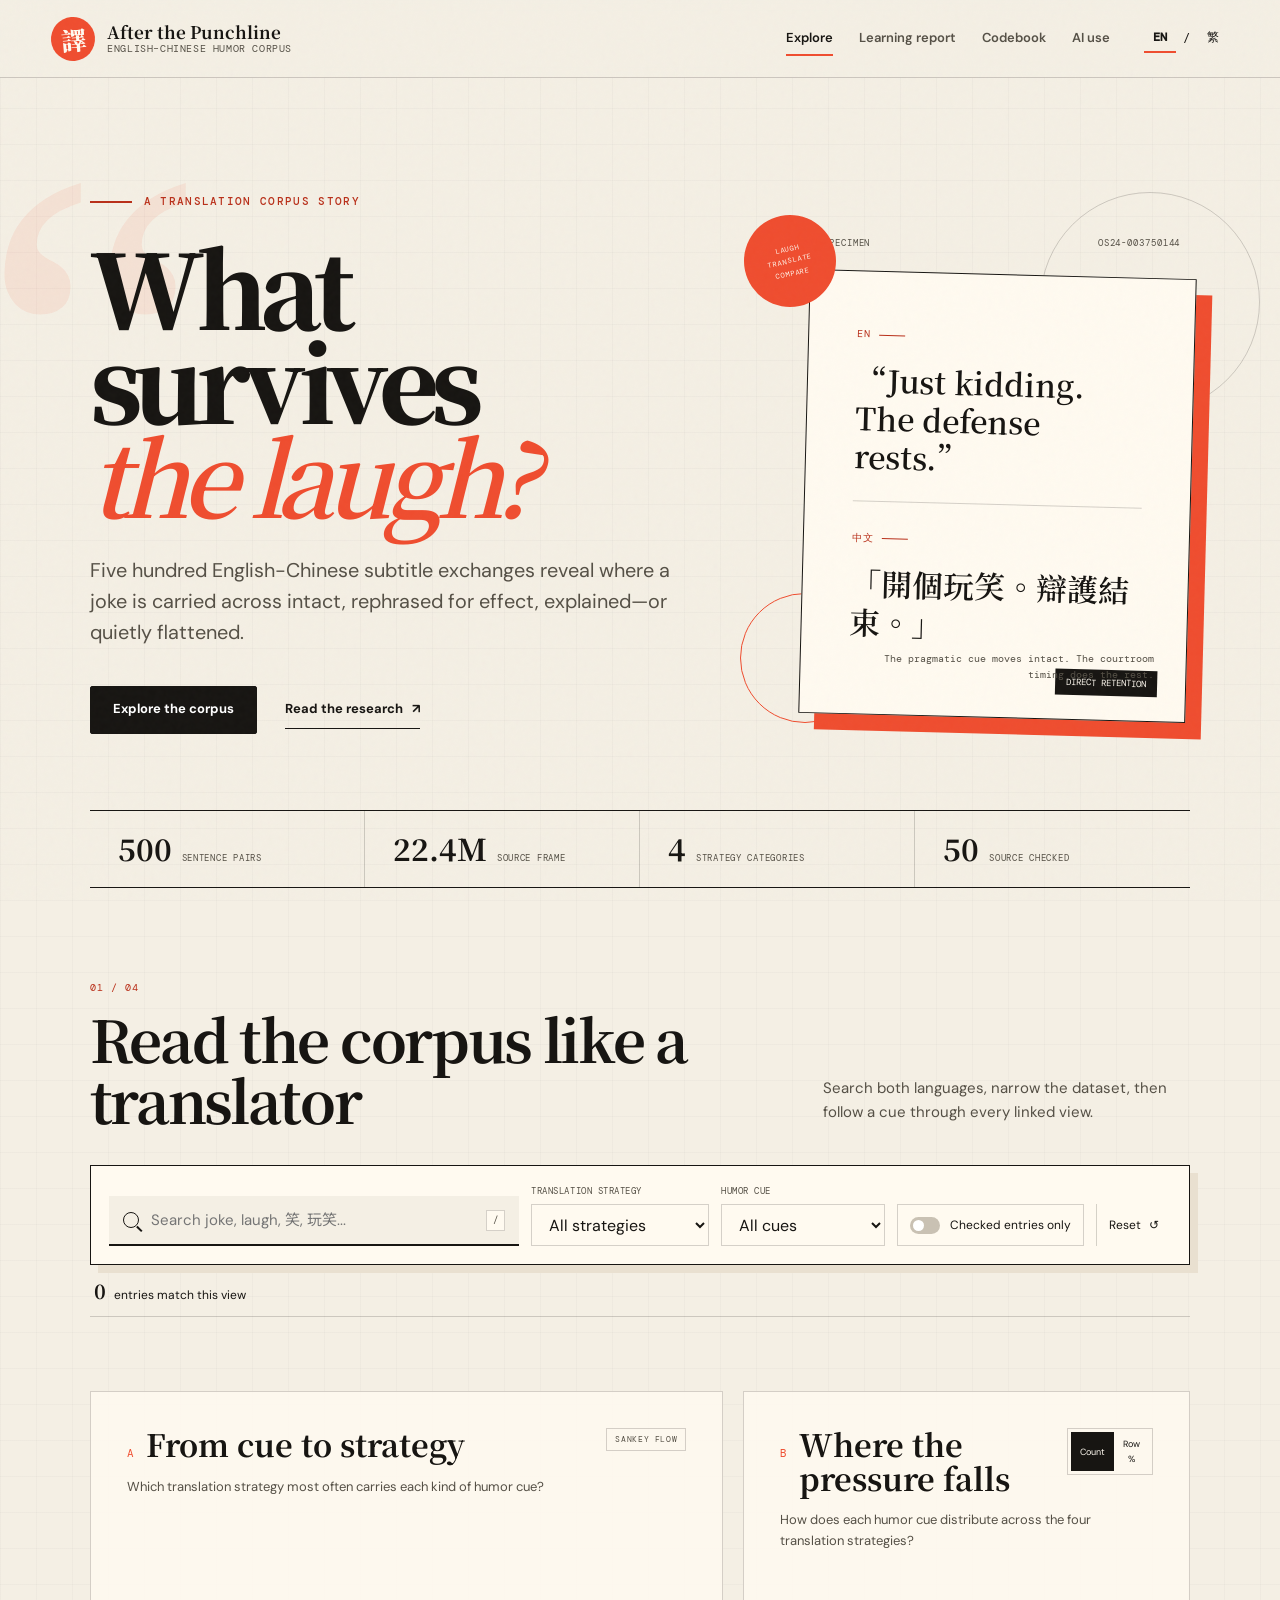
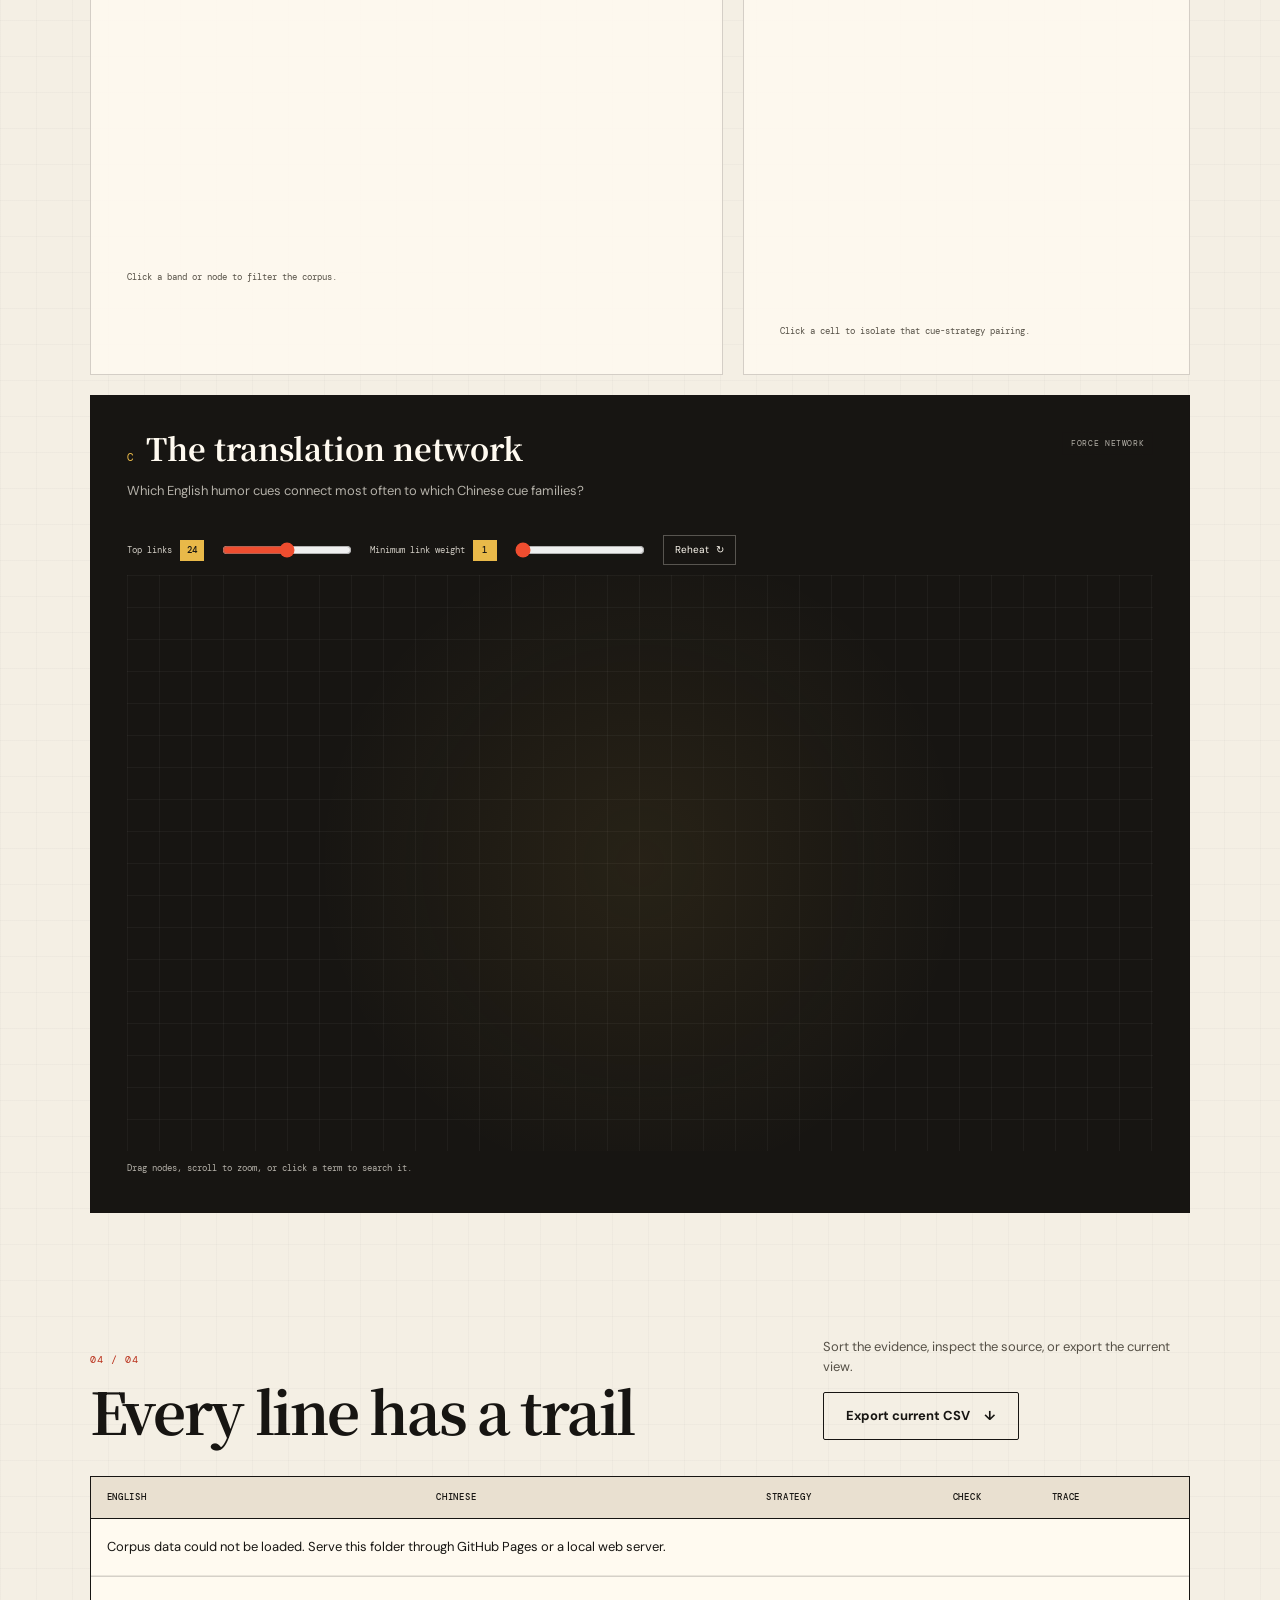
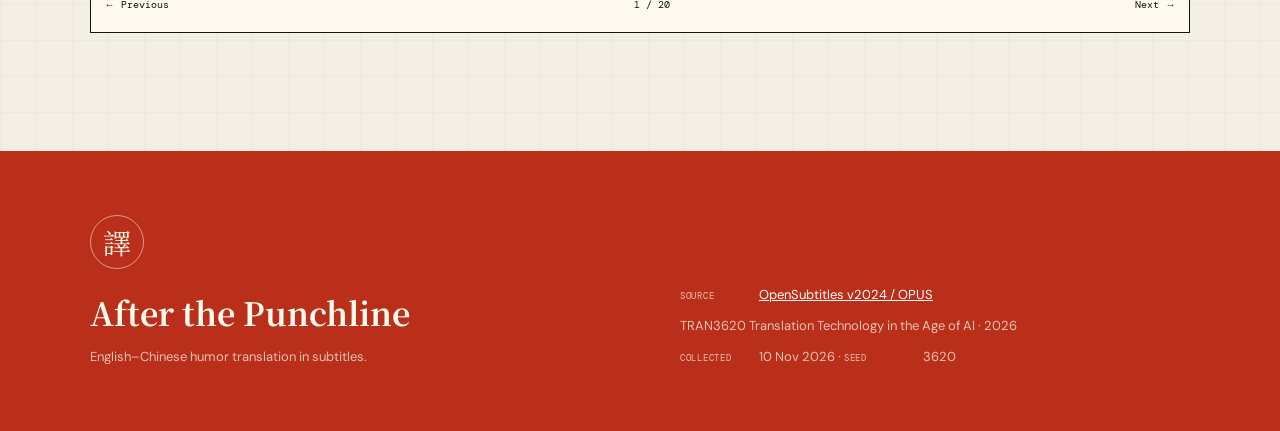
<file: index.html>
<!doctype html>
<html lang="en" data-lang="en">
  <head>
    <meta charset="utf-8">
    <meta name="viewport" content="width=device-width, initial-scale=1">
    <meta
      name="description"
      content="An interactive English-Chinese corpus explorer for humor translation in subtitles."
    >
    <title>After the Punchline | English-Chinese Humor Corpus</title>
    <link rel="preconnect" href="https://fonts.googleapis.com">
    <link rel="preconnect" href="https://fonts.gstatic.com" crossorigin>
    <link
      href="https://fonts.googleapis.com/css2?family=DM+Mono:wght@400;500&family=DM+Sans:wght@400;500;600;700&family=Noto+Sans+TC:wght@400;500;700&family=Noto+Serif+TC:wght@600;700;900&display=swap"
      rel="stylesheet"
    >
    <link rel="stylesheet" href="site/styles/styles.css">
  </head>
  <body data-page="explorer">
    <a class="skip-link" href="#main" data-i18n="skip">Skip to content</a>

    <header class="site-header">
      <a class="brand" href="index.html" aria-label="After the Punchline home">
        <span class="brand-mark" aria-hidden="true">譯</span>
        <span class="brand-copy">
          <strong>After the Punchline</strong>
          <span data-i18n="brandSub">English–Chinese humor corpus</span>
        </span>
      </a>
      <nav class="site-nav" aria-label="Primary navigation">
        <a class="is-current" href="index.html" data-i18n="navExplore">Explore</a>
        <a href="report.html" data-i18n="navReport">Learning report</a>
        <a href="codebook.html" data-i18n="navCodebook">Codebook</a>
        <a href="ai-use.html" data-i18n="navAi">AI use</a>
      </nav>
      <div class="language-switch" role="group" aria-label="Interface language">
        <button type="button" data-set-lang="en" aria-pressed="true">EN</button>
        <span aria-hidden="true">/</span>
        <button type="button" data-set-lang="zh" aria-pressed="false">繁</button>
      </div>
    </header>

    <main id="main">
      <section class="hero">
        <div class="hero-copy">
          <p class="eyebrow">
            <span class="eyebrow-line"></span>
            <span data-i18n="heroEyebrow">A translation corpus story</span>
          </p>
          <h1>
            <span data-i18n="heroTitle1">What survives</span>
            <em data-i18n="heroTitle2">the laugh?</em>
          </h1>
          <p class="hero-lede" data-i18n="heroLede">
            Five hundred English-Chinese subtitle exchanges reveal where a joke
            is carried across intact, rephrased for effect, explained—or quietly
            flattened.
          </p>
          <div class="hero-actions">
            <a class="button button-dark" href="#explorer" data-i18n="heroExplore">
              Explore the corpus
            </a>
            <a class="text-link" href="report.html">
              <span data-i18n="heroRead">Read the research</span>
              <span aria-hidden="true">↗</span>
            </a>
          </div>
        </div>

        <aside class="hero-stage" aria-label="Corpus snapshot">
          <div class="stage-label">
            <span data-i18n="stageLabel">Corpus specimen</span>
            <span>OS24-003750144</span>
          </div>
          <div class="joke-card">
            <span class="joke-side">EN</span>
            <blockquote>“Just kidding. The defense rests.”</blockquote>
            <div class="joke-rule"></div>
            <span class="joke-side">中文</span>
            <blockquote lang="zh-Hant">「開個玩笑。辯護結束。」</blockquote>
            <span class="joke-category" data-i18n="stageCategory">Direct retention</span>
          </div>
          <p class="stage-note" data-i18n="stageNote">
            The pragmatic cue moves intact. The courtroom timing does the rest.
          </p>
          <div class="orbit orbit-one" aria-hidden="true"></div>
          <div class="orbit orbit-two" aria-hidden="true"></div>
          <span class="hero-stamp" aria-hidden="true">
            <span>LAUGH</span>
            <span>TRANSLATE</span>
            <span>COMPARE</span>
          </span>
        </aside>
      </section>

      <section class="data-strip" aria-label="Dataset summary">
        <div>
          <strong data-dataset-total>500</strong>
          <span data-i18n="statPairs">sentence pairs</span>
        </div>
        <div>
          <strong>22.4M</strong>
          <span data-i18n="statFrame">source frame</span>
        </div>
        <div>
          <strong>4</strong>
          <span data-i18n="statStrategies">strategy categories</span>
        </div>
        <div>
          <strong data-dataset-checked>50</strong>
          <span data-i18n="statChecked">source checked</span>
        </div>
      </section>

      <section class="explorer-section" id="explorer">
        <div class="section-heading">
          <div>
            <p class="section-index">01 / 04</p>
            <h2 data-i18n="exploreTitle">Read the corpus like a translator</h2>
          </div>
          <p data-i18n="exploreIntro">
            Search both languages, narrow the dataset, then follow a cue through
            every linked view.
          </p>
        </div>

        <div class="control-panel">
          <label class="search-field" for="search">
            <span class="sr-only" data-i18n="searchLabel">Search the corpus</span>
            <span class="search-icon" aria-hidden="true"></span>
            <input
              id="search"
              type="search"
              autocomplete="off"
              data-i18n-placeholder="searchPlaceholder"
              placeholder="Search joke, laugh, 笑, 玩笑..."
            >
            <kbd>/</kbd>
          </label>

          <label class="select-field" for="category">
            <span data-i18n="filterCategory">Translation strategy</span>
            <select id="category">
              <option value="" data-i18n="allStrategies">All strategies</option>
              <option value="direct-retention" data-i18n="catDirectShort">
                Direct retention
              </option>
              <option value="functional-equivalence" data-i18n="catFunctionalShort">
                Functional equivalence
              </option>
              <option value="explicitation" data-i18n="catExplicitShort">
                Explicitation
              </option>
              <option
                value="compression-neutralization"
                data-i18n="catCompressionShort"
              >
                Compression / neutralization
              </option>
            </select>
          </label>

          <label class="select-field" for="cue">
            <span data-i18n="filterCue">Humor cue</span>
            <select id="cue">
              <option value="" data-i18n="allCues">All cues</option>
              <option value="joke" data-i18n="cueJoke">Joke / kidding</option>
              <option value="laughter" data-i18n="cueLaughter">
                Laughter
              </option>
              <option value="funny" data-i18n="cueFunny">Funny / absurd</option>
              <option value="play_signal" data-i18n="cuePlay">
                Play signal
              </option>
            </select>
          </label>

          <label class="check-filter" for="checked-only">
            <input id="checked-only" type="checkbox">
            <span class="switch" aria-hidden="true"></span>
            <span data-i18n="filterChecked">Checked entries only</span>
          </label>

          <button class="reset-button" id="reset-filters" type="button">
            <span data-i18n="resetFilters">Reset</span>
            <span aria-hidden="true">↺</span>
          </button>
        </div>

        <div class="result-bar">
          <p>
            <strong id="result-count">500</strong>
            <span data-i18n="resultsShown">entries match this view</span>
          </p>
          <div class="active-filters" id="active-filters"></div>
        </div>
      </section>

      <section class="visual-grid" aria-label="Interactive visualizations">
        <article class="viz-card viz-sankey">
          <div class="viz-heading">
            <div>
              <p class="viz-number">A</p>
              <h3 data-i18n="sankeyTitle">From cue to strategy</h3>
            </div>
            <span class="viz-kind" data-i18n="sankeyKind">Sankey flow</span>
          </div>
          <p class="viz-caption" data-i18n="sankeyCaption">
            Which translation strategy most often carries each kind of humor cue?
          </p>
          <div
            class="chart chart-sankey"
            id="sankey-chart"
            role="img"
            aria-label="Sankey diagram from humor cue to translation strategy"
          ></div>
          <p class="interaction-hint" data-i18n="clickFlow">
            Click a band or node to filter the corpus.
          </p>
        </article>

        <article class="viz-card viz-heatmap">
          <div class="viz-heading">
            <div>
              <p class="viz-number">B</p>
              <h3 data-i18n="heatTitle">Where the pressure falls</h3>
            </div>
            <fieldset class="segmented-control">
              <legend class="sr-only" data-i18n="heatMode">Heatmap mode</legend>
              <button class="is-active" type="button" data-heat-mode="count">
                <span data-i18n="heatCount">Count</span>
              </button>
              <button type="button" data-heat-mode="row">
                <span data-i18n="heatRow">Row %</span>
              </button>
            </fieldset>
          </div>
          <p class="viz-caption" data-i18n="heatCaption">
            How does each humor cue distribute across the four translation
            strategies?
          </p>
          <div
            class="chart chart-heatmap"
            id="heatmap-chart"
            role="img"
            aria-label="Heatmap of humor cue by translation strategy"
          ></div>
          <p class="interaction-hint" data-i18n="clickCell">
            Click a cell to isolate that cue-strategy pairing.
          </p>
        </article>

        <article class="viz-card viz-network">
          <div class="viz-heading">
            <div>
              <p class="viz-number">C</p>
              <h3 data-i18n="networkTitle">The translation network</h3>
            </div>
            <span class="viz-kind" data-i18n="networkKind">Force network</span>
          </div>
          <p class="viz-caption" data-i18n="networkCaption">
            Which English humor cues connect most often to which Chinese cue
            families?
          </p>
          <div class="network-controls">
            <label for="network-limit">
              <span data-i18n="networkNodes">Top links</span>
              <output id="network-limit-value">24</output>
            </label>
            <input
              id="network-limit"
              type="range"
              min="8"
              max="40"
              step="4"
              value="24"
            >
            <label for="network-weight">
              <span data-i18n="minimumLink">Minimum link weight</span>
              <output id="network-weight-value">1</output>
            </label>
            <input
              id="network-weight"
              type="range"
              min="1"
              max="30"
              step="1"
              value="1"
            >
            <button id="network-reheat" class="mini-button" type="button">
              <span data-i18n="reheat">Reheat</span>
              <span aria-hidden="true">↻</span>
            </button>
          </div>
          <div
            class="chart chart-network"
            id="network-chart"
            role="img"
            aria-label="Interactive network of English and Chinese humor cues"
          ></div>
          <p class="interaction-hint" data-i18n="networkHint">
            Drag nodes, scroll to zoom, or click a term to search it.
          </p>
        </article>
      </section>

      <section class="table-section">
        <div class="section-heading table-heading">
          <div>
            <p class="section-index">04 / 04</p>
            <h2 data-i18n="tableTitle">Every line has a trail</h2>
          </div>
          <div class="table-actions">
            <p data-i18n="tableIntro">
              Sort the evidence, inspect the source, or export the current view.
            </p>
            <button class="button button-outline" id="export-csv" type="button">
              <span data-i18n="exportCsv">Export current CSV</span>
              <span aria-hidden="true">↓</span>
            </button>
          </div>
        </div>

        <div class="table-shell">
          <div class="table-scroll">
            <table class="corpus-table">
              <thead>
                <tr>
                  <th>
                    <button type="button" data-sort="source_text">
                      <span data-i18n="columnEnglish">English</span>
                      <span class="sort-mark"></span>
                    </button>
                  </th>
                  <th>
                    <button type="button" data-sort="target_text">
                      <span data-i18n="columnChinese">Chinese</span>
                      <span class="sort-mark"></span>
                    </button>
                  </th>
                  <th>
                    <button type="button" data-sort="category">
                      <span data-i18n="columnStrategy">Strategy</span>
                      <span class="sort-mark"></span>
                    </button>
                  </th>
                  <th>
                    <button type="button" data-sort="human_checked">
                      <span data-i18n="columnChecked">Check</span>
                      <span class="sort-mark"></span>
                    </button>
                  </th>
                  <th>
                    <span data-i18n="columnSource">Trace</span>
                  </th>
                </tr>
              </thead>
              <tbody id="corpus-body"></tbody>
            </table>
          </div>
          <div id="empty-state" class="empty-state" hidden>
            <span aria-hidden="true">∅</span>
            <h3 data-i18n="emptyTitle">No lines meet this pairing.</h3>
            <p data-i18n="emptyBody">Reset a filter and try another cue.</p>
            <button class="text-link" type="button" id="empty-reset">
              <span data-i18n="resetFilters">Reset</span>
              <span aria-hidden="true">↺</span>
            </button>
          </div>
          <div class="pagination">
            <button id="prev-page" type="button">
              <span aria-hidden="true">←</span>
              <span data-i18n="previous">Previous</span>
            </button>
            <span id="page-status">1 / 20</span>
            <button id="next-page" type="button">
              <span data-i18n="next">Next</span>
              <span aria-hidden="true">→</span>
            </button>
          </div>
        </div>
      </section>
    </main>

    <footer class="site-footer">
      <div>
        <span class="footer-mark" aria-hidden="true">譯</span>
        <h2>After the Punchline</h2>
        <p data-i18n="footerLine">
          English–Chinese humor translation in subtitles.
        </p>
      </div>
      <div class="footer-meta">
        <p>
          <span data-i18n="sourceLabel">Source</span>
          <a href="https://opus.nlpl.eu/legacy/OpenSubtitles-v2024.php">
            OpenSubtitles v2024 / OPUS
          </a>
        </p>
        <p>
          TRAN3620 Translation Technology in the Age of AI · 2026
        </p>
        <p>
          <span data-i18n="retrievedLabel">Collected</span> 10 Nov 2026 ·
          <span data-i18n="seedLabel">seed</span> 3620
        </p>
      </div>
    </footer>

    <script src="site/assets/d3.v7.min.js"></script>
    <script src="site/assets/d3-sankey.v0.12.3.min.js"></script>
    <script src="site/scripts/i18n.js"></script>
    <script src="site/scripts/app.js"></script>
  </body>
</html>
</file>
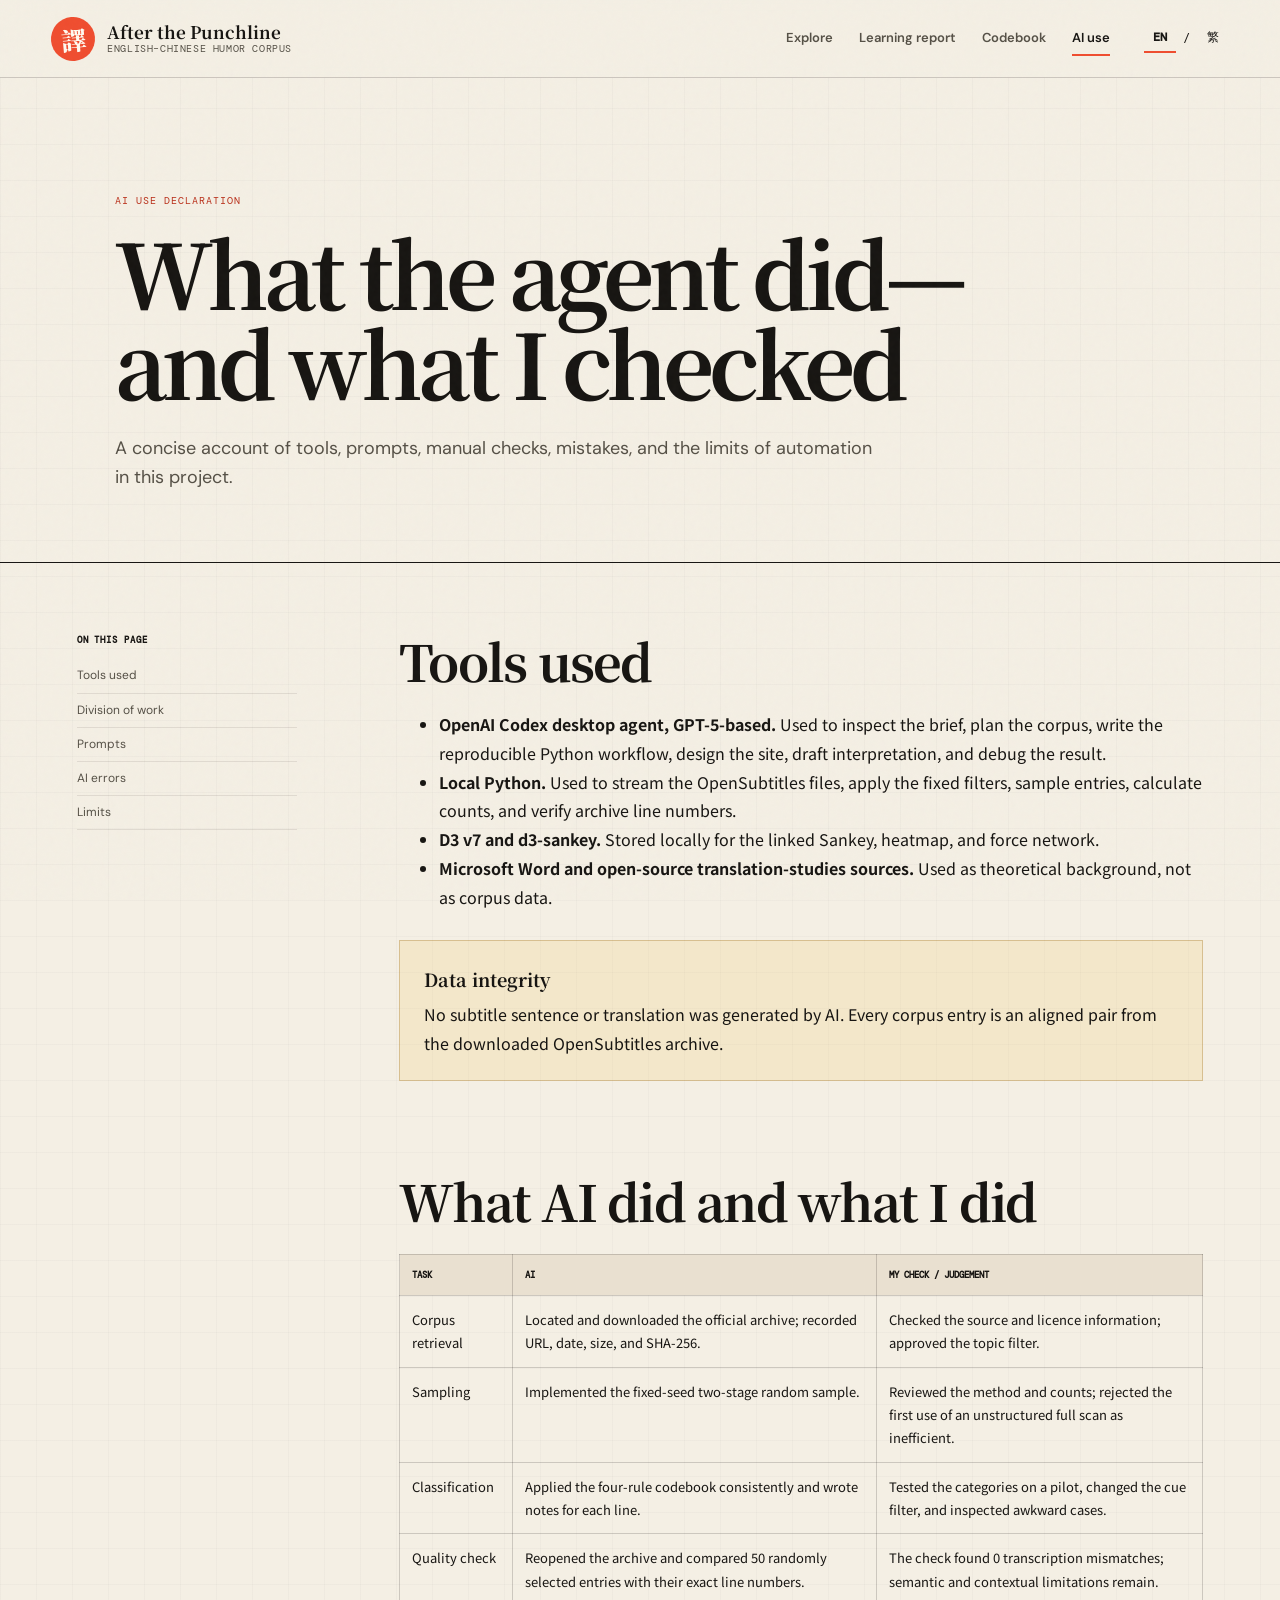
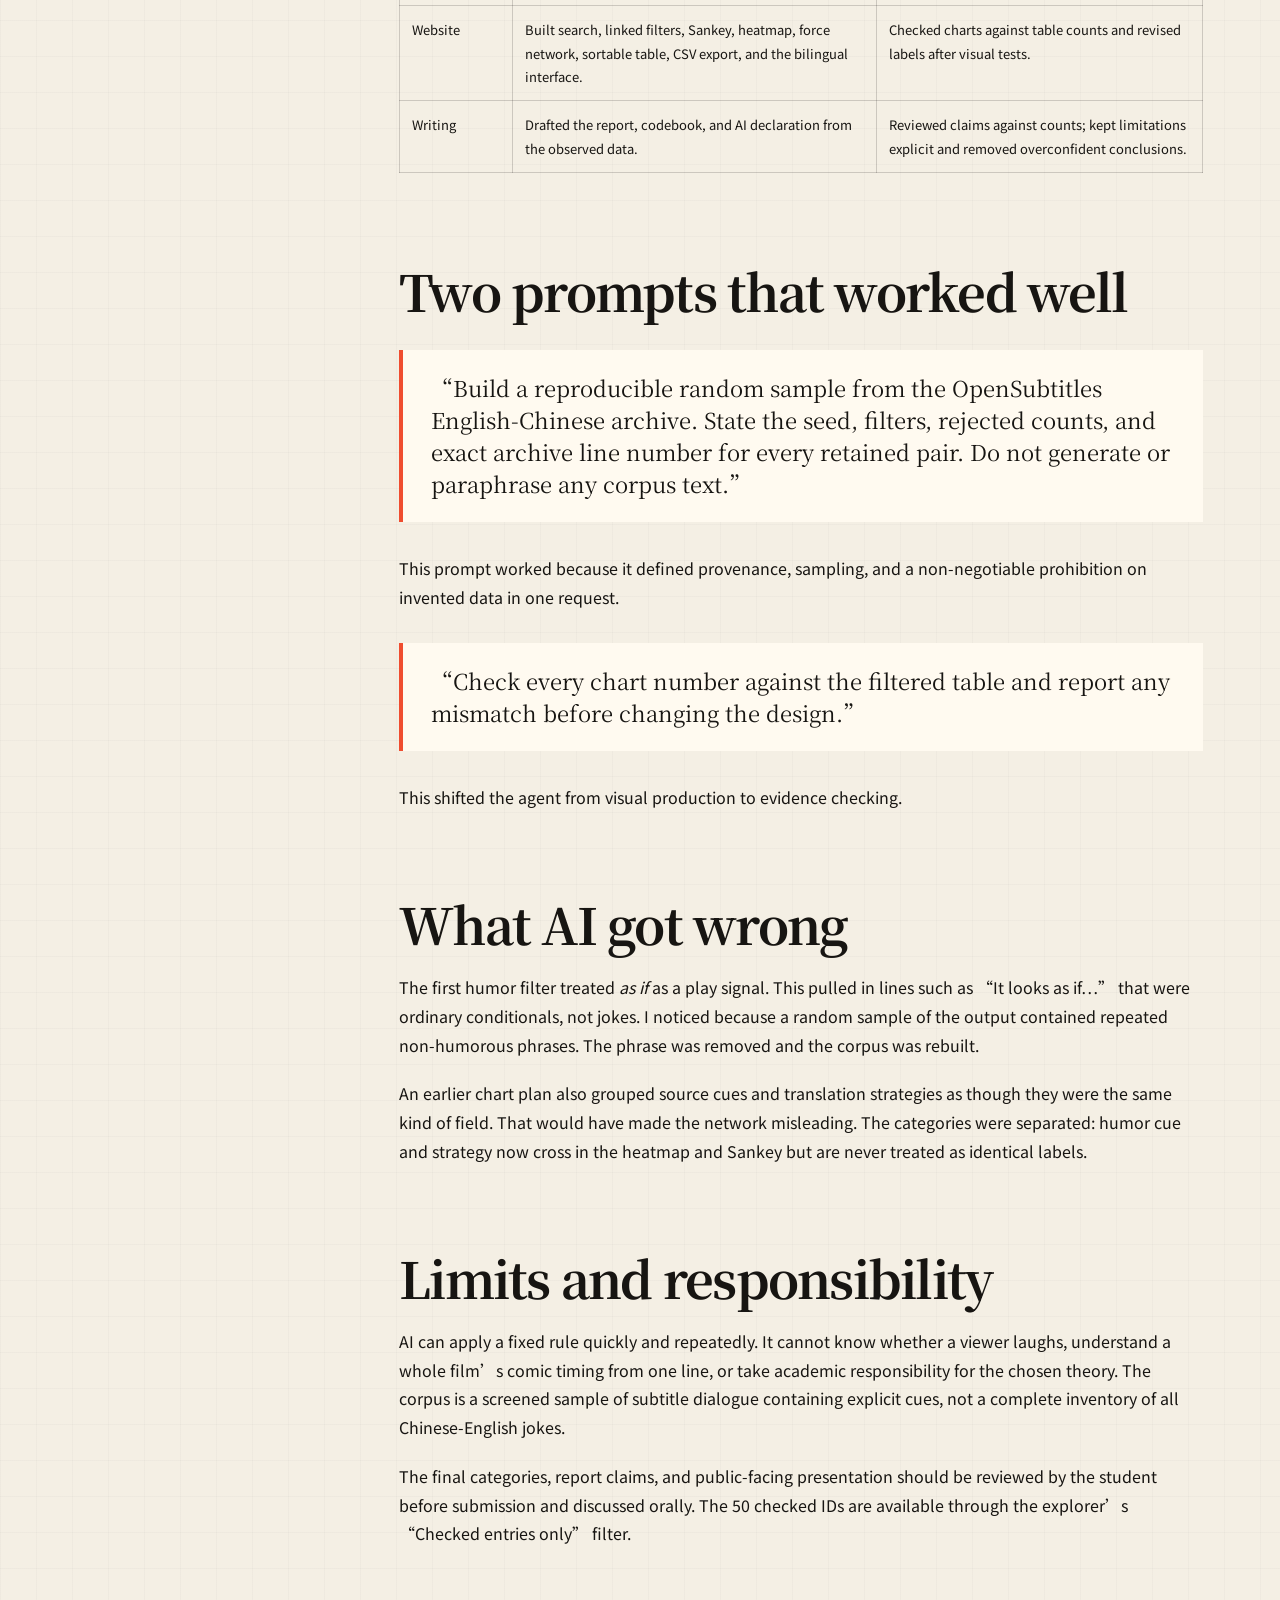
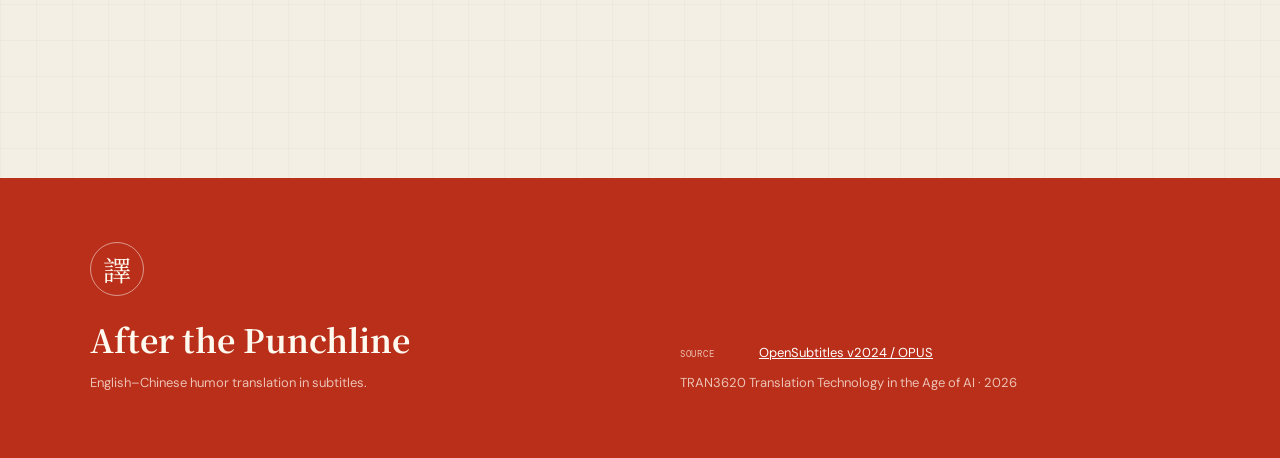
<file: ai-use.html>
<!doctype html>
<html lang="en" data-lang="en">
  <head>
    <meta charset="utf-8">
    <meta name="viewport" content="width=device-width, initial-scale=1">
    <meta
      name="description"
      content="AI use declaration for the After the Punchline corpus project."
    >
    <title>AI Use Declaration | After the Punchline</title>
    <link rel="preconnect" href="https://fonts.googleapis.com">
    <link rel="preconnect" href="https://fonts.gstatic.com" crossorigin>
    <link
      href="https://fonts.googleapis.com/css2?family=DM+Mono:wght@400;500&family=DM+Sans:wght@400;500;600;700&family=Noto+Sans+TC:wght@400;500;700&family=Noto+Serif+TC:wght@600;700;900&display=swap"
      rel="stylesheet"
    >
    <link rel="stylesheet" href="site/styles/styles.css">
  </head>
  <body data-page="ai">
    <a class="skip-link" href="#main" data-i18n="skip">Skip to content</a>
    <header class="site-header">
      <a class="brand" href="index.html">
        <span class="brand-mark" aria-hidden="true">譯</span>
        <span class="brand-copy">
          <strong>After the Punchline</strong>
          <span data-i18n="brandSub">English–Chinese humor corpus</span>
        </span>
      </a>
      <nav class="site-nav" aria-label="Primary navigation">
        <a href="index.html" data-i18n="navExplore">Explore</a>
        <a href="report.html" data-i18n="navReport">Learning report</a>
        <a href="codebook.html" data-i18n="navCodebook">Codebook</a>
        <a class="is-current" href="ai-use.html" data-i18n="navAi">AI use</a>
      </nav>
      <div class="language-switch" role="group" aria-label="Interface language">
        <button type="button" data-set-lang="en" aria-pressed="true">EN</button>
        <span aria-hidden="true">/</span>
        <button type="button" data-set-lang="zh" aria-pressed="false">繁</button>
      </div>
    </header>

    <main id="main">
      <section class="document-hero">
        <p class="document-kicker" data-i18n="aiKicker">AI use declaration</p>
        <h1 data-i18n="aiTitle">What the agent did—and what I checked</h1>
        <p class="lede" data-i18n="aiLede">
          A concise account of tools, prompts, manual checks, mistakes, and the
          limits of automation in this project.
        </p>
      </section>

      <div class="document-layout">
        <nav class="document-toc" aria-label="AI declaration contents">
          <strong data-i18n="tocLabel">On this page</strong>
          <a href="#tools" data-i18n="toolsNav">Tools used</a>
          <a href="#division" data-i18n="divisionNav">Division of work</a>
          <a href="#prompts" data-i18n="promptsNav">Prompts</a>
          <a href="#errors" data-i18n="errorsNav">AI errors</a>
          <a href="#limits" data-i18n="limitsNav">Limits</a>
        </nav>

        <article class="prose">
          <section id="tools">
            <div class="lang-en">
              <h2>Tools used</h2>
              <ul>
                <li>
                  <strong>OpenAI Codex desktop agent, GPT-5-based.</strong>
                  Used to inspect the brief, plan the corpus, write the reproducible
                  Python workflow, design the site, draft interpretation, and debug
                  the result.
                </li>
                <li>
                  <strong>Local Python.</strong>
                  Used to stream the OpenSubtitles files, apply the fixed filters,
                  sample entries, calculate counts, and verify archive line numbers.
                </li>
                <li>
                  <strong>D3 v7 and d3-sankey.</strong>
                  Stored locally for the linked Sankey, heatmap, and force network.
                </li>
                <li>
                  <strong>Microsoft Word and open-source translation-studies
                  sources.</strong>
                  Used as theoretical background, not as corpus data.
                </li>
              </ul>
              <div class="callout">
                <strong>Data integrity</strong>
                No subtitle sentence or translation was generated by AI. Every corpus
                entry is an aligned pair from the downloaded OpenSubtitles archive.
              </div>
            </div>
            <div class="lang-zh">
              <h2>使用工具</h2>
              <ul>
                <li>
                  <strong>OpenAI Codex 桌面代理，基於 GPT-5。</strong>
                  用於閱讀作業說明、規劃語料、撰寫可重現的 Python 流程、設計網站、
                  草擬詮釋與除錯。
                </li>
                <li>
                  <strong>本機 Python。</strong>
                  用於串流讀取 OpenSubtitles 檔案、套用固定篩選、抽取樣本、計算數量，
                  並核對來源行號。
                </li>
                <li>
                  <strong>D3 v7 與 d3-sankey。</strong>
                  本機儲存，用於互相連動的桑基圖、熱圖與力導向網絡。
                </li>
                <li>
                  <strong>Microsoft Word 與翻譯研究文獻。</strong>
                  僅作理論背景，不作為語料資料。
                </li>
              </ul>
              <div class="callout">
                <strong>資料完整性</strong>
                AI 沒有生成任何字幕句子或翻譯。每一筆語料都來自下載的 OpenSubtitles
                對齊檔案。
              </div>
            </div>
          </section>

          <section id="division">
            <div class="lang-en">
              <h2>What AI did and what I did</h2>
              <table class="log-table">
                <thead>
                  <tr>
                    <th>Task</th>
                    <th>AI</th>
                    <th>My check / judgement</th>
                  </tr>
                </thead>
                <tbody>
                  <tr>
                    <td>Corpus retrieval</td>
                    <td>Located and downloaded the official archive; recorded URL, date, size, and SHA-256.</td>
                    <td>Checked the source and licence information; approved the topic filter.</td>
                  </tr>
                  <tr>
                    <td>Sampling</td>
                    <td>Implemented the fixed-seed two-stage random sample.</td>
                    <td>Reviewed the method and counts; rejected the first use of an unstructured full scan as inefficient.</td>
                  </tr>
                  <tr>
                    <td>Classification</td>
                    <td>Applied the four-rule codebook consistently and wrote notes for each line.</td>
                    <td>Tested the categories on a pilot, changed the cue filter, and inspected awkward cases.</td>
                  </tr>
                  <tr>
                    <td>Quality check</td>
                    <td>Reopened the archive and compared 50 randomly selected entries with their exact line numbers.</td>
                    <td>The check found 0 transcription mismatches; semantic and contextual limitations remain.</td>
                  </tr>
                  <tr>
                    <td>Website</td>
                    <td>Built search, linked filters, Sankey, heatmap, force network, sortable table, CSV export, and the bilingual interface.</td>
                    <td>Checked charts against table counts and revised labels after visual tests.</td>
                  </tr>
                  <tr>
                    <td>Writing</td>
                    <td>Drafted the report, codebook, and AI declaration from the observed data.</td>
                    <td>Reviewed claims against counts; kept limitations explicit and removed overconfident conclusions.</td>
                  </tr>
                </tbody>
              </table>
            </div>
            <div class="lang-zh">
              <h2>AI 與我的工作分工</h2>
              <table class="log-table">
                <thead>
                  <tr>
                    <th>工作</th>
                    <th>AI</th>
                    <th>我的核對／判斷</th>
                  </tr>
                </thead>
                <tbody>
                  <tr>
                    <td>取得語料</td>
                    <td>找到並下載官方檔案；記錄網址、日期、大小與 SHA-256。</td>
                    <td>檢查來源與授權資訊；確認主題篩選。</td>
                  </tr>
                  <tr>
                    <td>抽樣</td>
                    <td>實作固定種子的兩階段隨機抽樣。</td>
                    <td>檢查方法與數量；否決效率低且結構不清的首次全檔掃描。</td>
                  </tr>
                  <tr>
                    <td>分類</td>
                    <td>一致套用四條編碼規則，並為每行寫下分類說明。</td>
                    <td>以小樣本測試類別、修改提示篩選，並檢視生硬案例。</td>
                  </tr>
                  <tr>
                    <td>品質核對</td>
                    <td>重新開啟原始檔，以準確行號比對 50 筆隨機樣本。</td>
                    <td>結果為 0 筆轉錄不符；語意與語境限制仍然存在。</td>
                  </tr>
                  <tr>
                    <td>網站</td>
                    <td>建立搜尋、連動篩選、桑基圖、熱圖、力導向網絡、可排序表格、CSV 匯出與雙語介面。</td>
                    <td>核對圖表與表格數量，並在視覺測試後修改標籤。</td>
                  </tr>
                  <tr>
                    <td>寫作</td>
                    <td>依觀察資料草擬報告、編碼手冊與 AI 聲明。</td>
                    <td>逐項核對宣稱與數字；保留限制並刪除過度自信的結論。</td>
                  </tr>
                </tbody>
              </table>
            </div>
          </section>

          <section id="prompts">
            <div class="lang-en">
              <h2>Two prompts that worked well</h2>
              <blockquote>
                “Build a reproducible random sample from the OpenSubtitles
                English-Chinese archive. State the seed, filters, rejected counts,
                and exact archive line number for every retained pair. Do not
                generate or paraphrase any corpus text.”
              </blockquote>
              <p>
                This prompt worked because it defined provenance, sampling, and a
                non-negotiable prohibition on invented data in one request.
              </p>
              <blockquote>
                “Check every chart number against the filtered table and report any
                mismatch before changing the design.”
              </blockquote>
              <p>
                This shifted the agent from visual production to evidence checking.
              </p>
            </div>
            <div class="lang-zh">
              <h2>兩個有效的提示詞</h2>
              <blockquote>
                「從 OpenSubtitles 英漢檔案建立可重現的隨機樣本。說明種子、篩選、
                拒絕數量，並為每個保留句對記錄準確的檔案行號。不得生成或改寫任何語料文字。」
              </blockquote>
              <p>
                這個提示有效，因為它在同一個要求中定義來源、抽樣，以及不可協商的
                禁止捏造資料。
              </p>
              <blockquote>
                「在修改設計前，逐項核對每張圖的數字與篩選後表格是否一致，
                並報告任何不符。」
              </blockquote>
              <p>這把代理從視覺製作轉向證據核對。</p>
            </div>
          </section>

          <section id="errors">
            <div class="lang-en">
              <h2>What AI got wrong</h2>
              <p>
                The first humor filter treated <em>as if</em> as a play signal.
                This pulled in lines such as “It looks as if…” that were ordinary
                conditionals, not jokes. I noticed because a random sample of the
                output contained repeated non-humorous phrases. The phrase was
                removed and the corpus was rebuilt.
              </p>
              <p>
                An earlier chart plan also grouped source cues and translation
                strategies as though they were the same kind of field. That would
                have made the network misleading. The categories were separated:
                humor cue and strategy now cross in the heatmap and Sankey but are
                never treated as identical labels.
              </p>
            </div>
            <div class="lang-zh">
              <h2>AI 犯的錯誤</h2>
              <p>
                第一個幽默篩選把 <em>as if</em> 當成遊戲訊號，因而納入
                「It looks as if…」等普通條件句，而非笑話。我從輸出隨機樣本中看到
                重複的非幽默句子後發現問題，移除該詞並重建語料。
              </p>
              <p>
                早期圖表方案也曾把來源提示與翻譯策略當成同一類欄位，
                會讓網絡誤導。後來我把類別分開：幽默提示與策略在熱圖和桑基圖中交叉，
                但從不視為相同標籤。
              </p>
            </div>
          </section>

          <section id="limits">
            <div class="lang-en">
              <h2>Limits and responsibility</h2>
              <p>
                AI can apply a fixed rule quickly and repeatedly. It cannot know
                whether a viewer laughs, understand a whole film’s comic timing from
                one line, or take academic responsibility for the chosen theory.
                The corpus is a screened sample of subtitle dialogue containing
                explicit cues, not a complete inventory of all Chinese-English
                jokes.
              </p>
              <p>
                The final categories, report claims, and public-facing presentation
                should be reviewed by the student before submission and discussed
                orally. The 50 checked IDs are available through the explorer’s
                “Checked entries only” filter.
              </p>
            </div>
            <div class="lang-zh">
              <h2>限制與責任</h2>
              <p>
                AI 能快速且反覆套用固定規則，卻不知道觀眾是否真的發笑，也無法只憑
                一行字幕理解整部作品的喜劇節奏，更不能替學生承擔理論選擇的學術責任。
                本語料是含有明確提示的字幕對話篩選樣本，不是所有英漢笑話的完整清單。
              </p>
              <p>
                最終類別、報告宣稱與公開呈現，應由學生在提交前審查，並能在口頭報告中
                說明。50 個已核對編號可透過探索器的「只顯示已核對項」查看。
              </p>
            </div>
          </section>
        </article>
      </div>
    </main>

    <footer class="site-footer">
      <div>
        <span class="footer-mark" aria-hidden="true">譯</span>
        <h2>After the Punchline</h2>
        <p data-i18n="footerLine">
          English–Chinese humor translation in subtitles.
        </p>
      </div>
      <div class="footer-meta">
        <p>
          <span data-i18n="sourceLabel">Source</span>
          <a href="https://opus.nlpl.eu/legacy/OpenSubtitles-v2024.php">
            OpenSubtitles v2024 / OPUS
          </a>
        </p>
        <p>TRAN3620 Translation Technology in the Age of AI · 2026</p>
      </div>
    </footer>

    <script src="site/scripts/i18n.js"></script>
  </body>
</html>
</file>
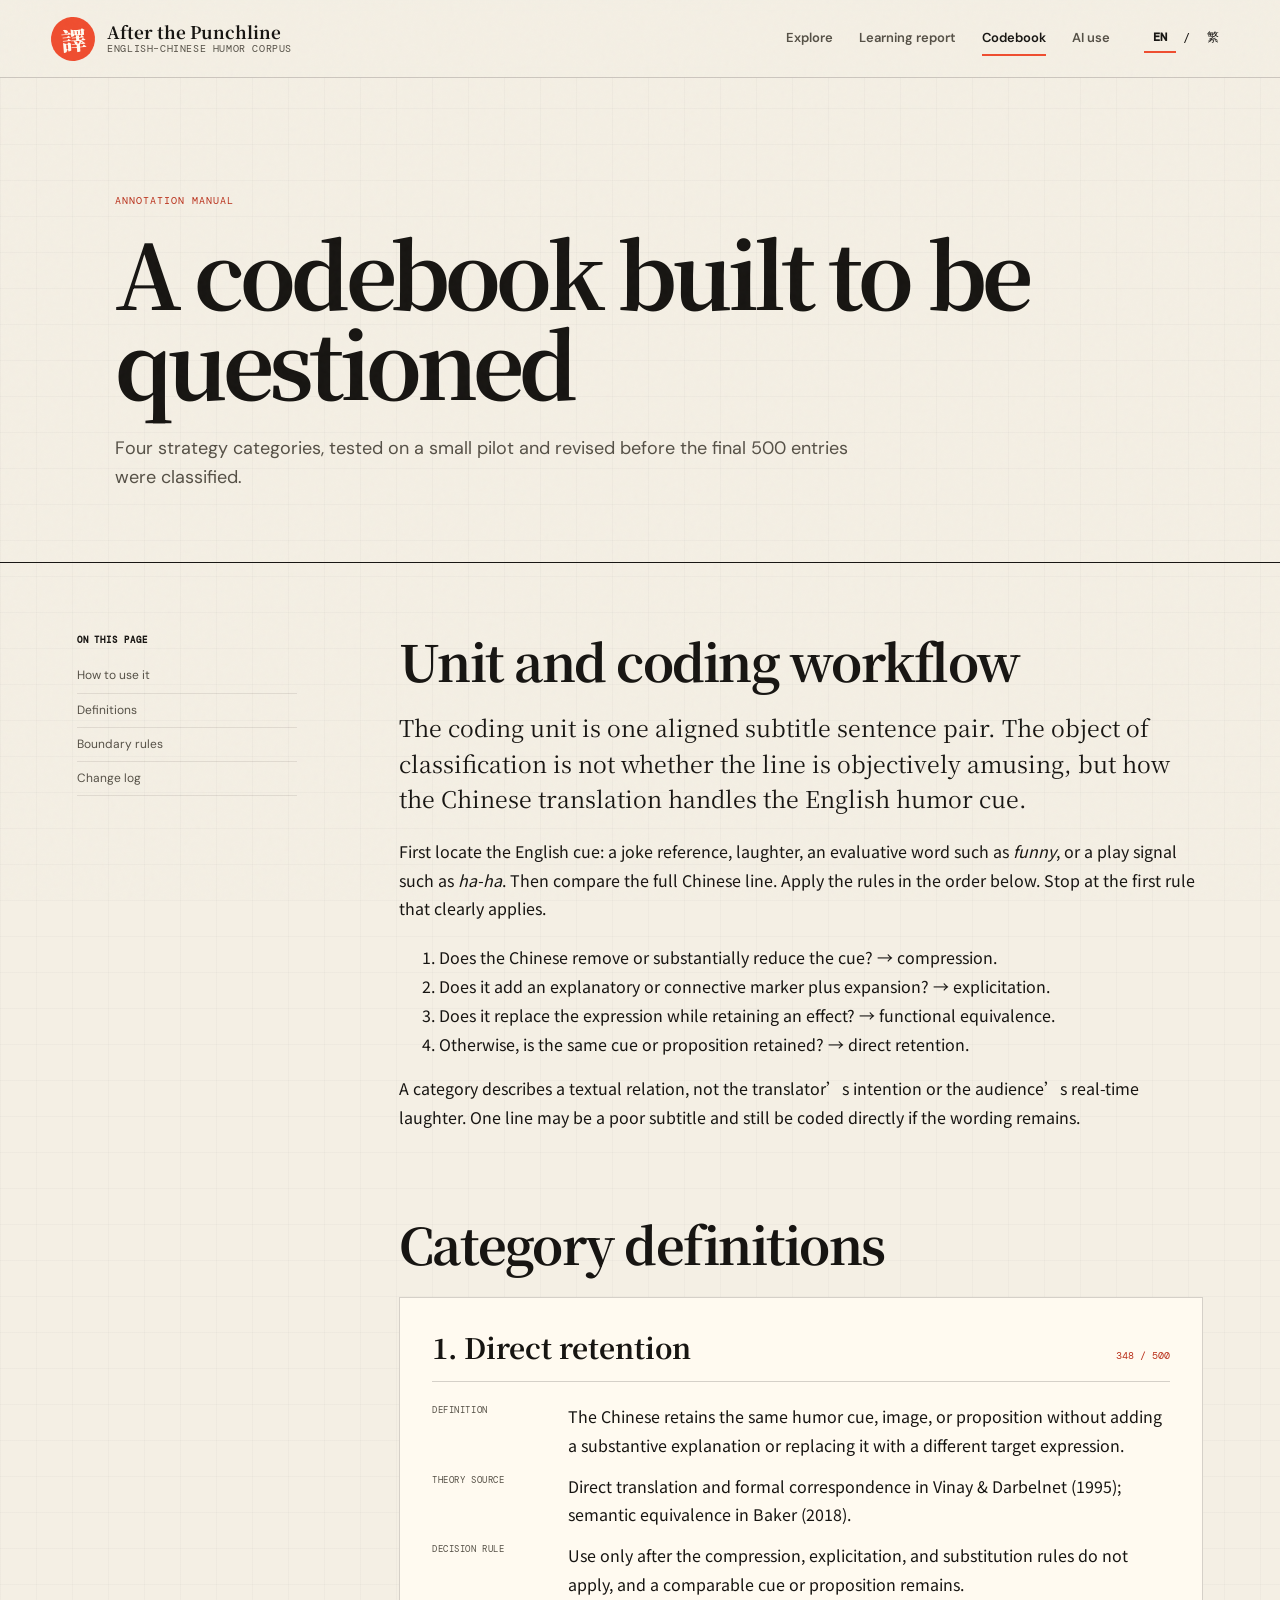
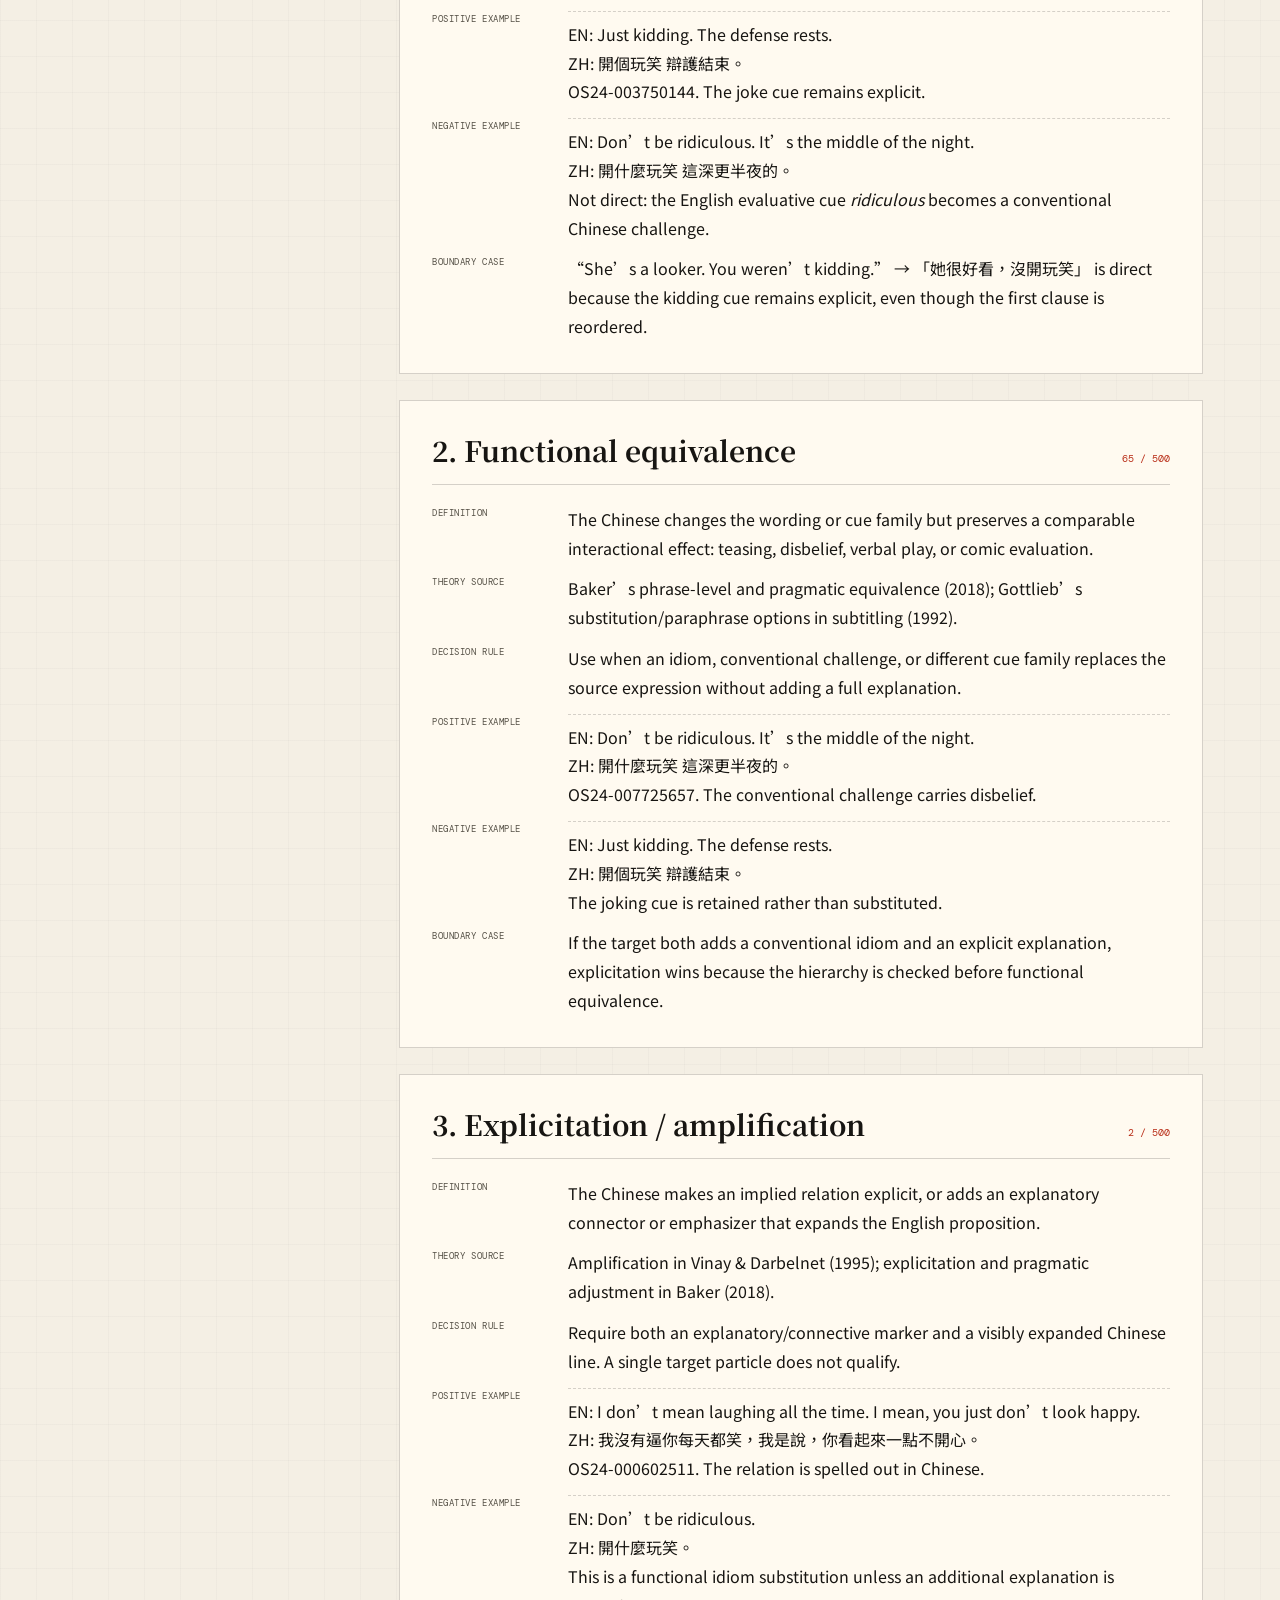
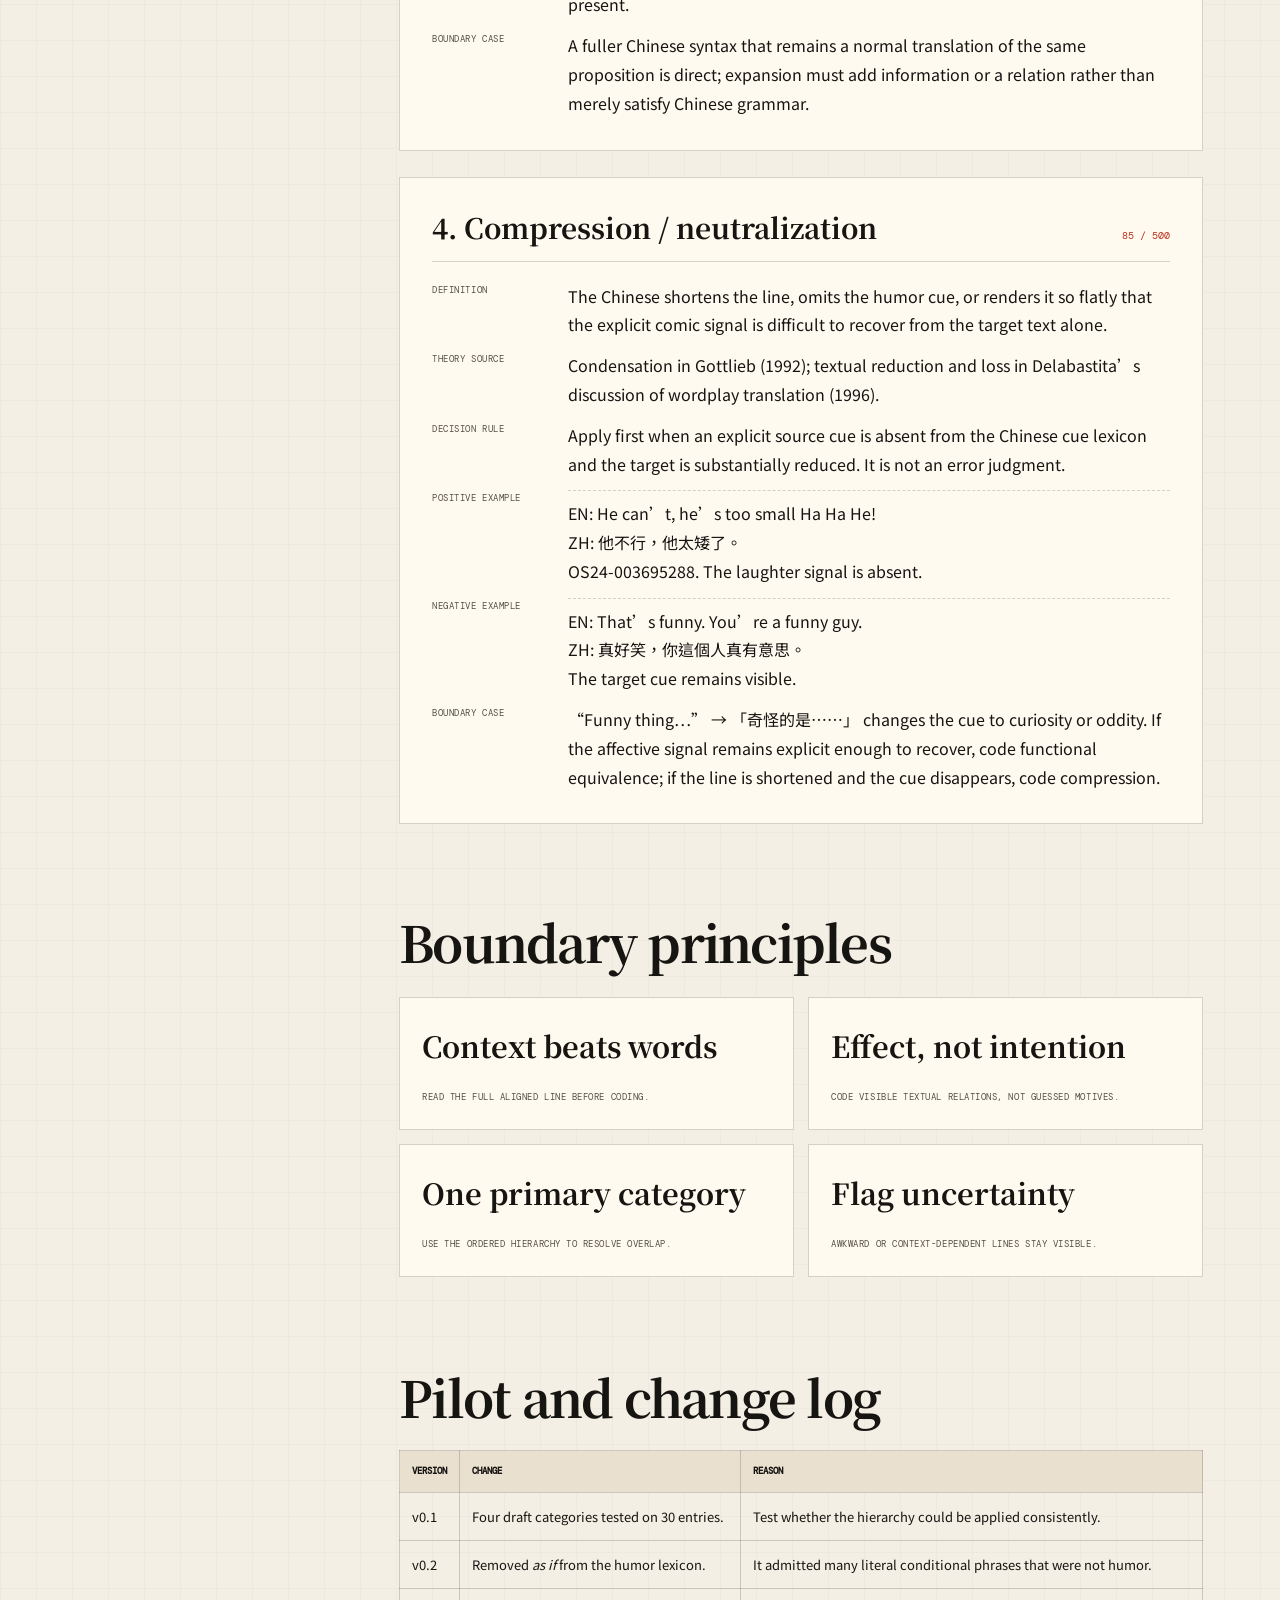
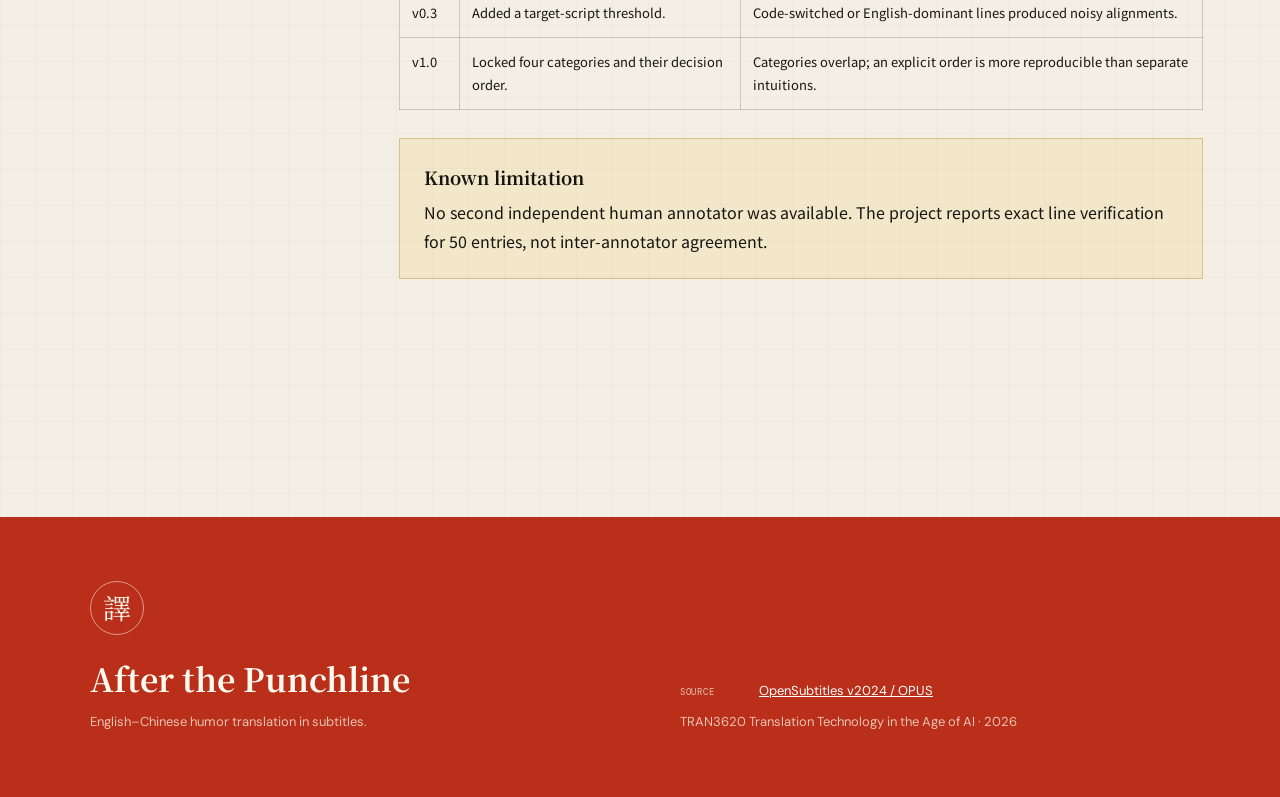
<file: codebook.html>
<!doctype html>
<html lang="en" data-lang="en">
  <head>
    <meta charset="utf-8">
    <meta name="viewport" content="width=device-width, initial-scale=1">
    <meta
      name="description"
      content="Codebook for the After the Punchline English-Chinese humor corpus."
    >
    <title>Codebook | After the Punchline</title>
    <link rel="preconnect" href="https://fonts.googleapis.com">
    <link rel="preconnect" href="https://fonts.gstatic.com" crossorigin>
    <link
      href="https://fonts.googleapis.com/css2?family=DM+Mono:wght@400;500&family=DM+Sans:wght@400;500;600;700&family=Noto+Sans+TC:wght@400;500;700&family=Noto+Serif+TC:wght@600;700;900&display=swap"
      rel="stylesheet"
    >
    <link rel="stylesheet" href="site/styles/styles.css">
  </head>
  <body data-page="codebook">
    <a class="skip-link" href="#main" data-i18n="skip">Skip to content</a>
    <header class="site-header">
      <a class="brand" href="index.html">
        <span class="brand-mark" aria-hidden="true">譯</span>
        <span class="brand-copy">
          <strong>After the Punchline</strong>
          <span data-i18n="brandSub">English–Chinese humor corpus</span>
        </span>
      </a>
      <nav class="site-nav" aria-label="Primary navigation">
        <a href="index.html" data-i18n="navExplore">Explore</a>
        <a href="report.html" data-i18n="navReport">Learning report</a>
        <a class="is-current" href="codebook.html" data-i18n="navCodebook">
          Codebook
        </a>
        <a href="ai-use.html" data-i18n="navAi">AI use</a>
      </nav>
      <div class="language-switch" role="group" aria-label="Interface language">
        <button type="button" data-set-lang="en" aria-pressed="true">EN</button>
        <span aria-hidden="true">/</span>
        <button type="button" data-set-lang="zh" aria-pressed="false">繁</button>
      </div>
    </header>

    <main id="main">
      <section class="document-hero">
        <p class="document-kicker" data-i18n="codebookKicker">Annotation manual</p>
        <h1 data-i18n="codebookTitle">A codebook built to be questioned</h1>
        <p class="lede" data-i18n="codebookLede">
          Four strategy categories, tested on a small pilot and revised before the
          final 500 entries were classified.
        </p>
      </section>

      <div class="document-layout">
        <nav class="document-toc" aria-label="Codebook contents">
          <strong data-i18n="tocLabel">On this page</strong>
          <a href="#scope" data-i18n="practiceNav">How to use it</a>
          <a href="#categories" data-i18n="definitionNav">Definitions</a>
          <a href="#boundaries" data-i18n="boundaryNav">Boundary rules</a>
          <a href="#log" data-i18n="logNav">Change log</a>
        </nav>

        <article class="prose">
          <section id="scope">
            <div class="lang-en">
              <h2>Unit and coding workflow</h2>
              <p class="lead">
                The coding unit is one aligned subtitle sentence pair. The object of
                classification is not whether the line is objectively amusing, but
                how the Chinese translation handles the English humor cue.
              </p>
              <p>
                First locate the English cue: a joke reference, laughter, an
                evaluative word such as <em>funny</em>, or a play signal such as
                <em>ha-ha</em>. Then compare the full Chinese line. Apply the rules
                in the order below. Stop at the first rule that clearly applies.
              </p>
              <ol>
                <li>Does the Chinese remove or substantially reduce the cue? → compression.</li>
                <li>Does it add an explanatory or connective marker plus expansion? → explicitation.</li>
                <li>Does it replace the expression while retaining an effect? → functional equivalence.</li>
                <li>Otherwise, is the same cue or proposition retained? → direct retention.</li>
              </ol>
              <p>
                A category describes a textual relation, not the translator’s
                intention or the audience’s real-time laughter. One line may be a
                poor subtitle and still be coded directly if the wording remains.
              </p>
            </div>
            <div class="lang-zh">
              <h2>標註單位與流程</h2>
              <p class="lead">
                標註單位是一組對齊的字幕句對。分類對象不是句子客觀上是否好笑，
                而是中文譯文如何處理英語幽默提示。
              </p>
              <p>
                首先找出英語提示：笑話提及、笑聲、<em>funny</em> 等評價詞，或
                <em>ha-ha</em> 等遊戲訊號。然後比較完整中文行，依下列順序套用規則，
                在第一條明確符合的規則停下。
              </p>
              <ol>
                <li>中文刪除或實質減弱提示？→ 壓縮。</li>
                <li>中文加入解釋或連接標記並擴充？→ 明晰化。</li>
                <li>中文替換表達但保留效果？→ 功能等值。</li>
                <li>其餘情況，若保留相同提示或命題？→ 直接保留。</li>
              </ol>
              <p>
                類別描述的是文本關係，不是譯者意圖或觀眾當下的笑聲。一行字幕可能
                譯得生硬，只要措辭仍保留，仍可標為直接保留。
              </p>
            </div>
          </section>

          <section id="categories">
            <div class="lang-en">
              <h2>Category definitions</h2>
              <article class="codebook-category">
                <header>
                  <h3>1. Direct retention</h3>
                  <span class="count">348 / 500</span>
                </header>
                <dl class="definition-list">
                  <div>
                    <dt>Definition</dt>
                    <dd>
                      The Chinese retains the same humor cue, image, or proposition
                      without adding a substantive explanation or replacing it with
                      a different target expression.
                    </dd>
                  </div>
                  <div>
                    <dt>Theory source</dt>
                    <dd>
                      Direct translation and formal correspondence in Vinay &amp;
                      Darbelnet (1995); semantic equivalence in Baker (2018).
                    </dd>
                  </div>
                  <div>
                    <dt>Decision rule</dt>
                    <dd>
                      Use only after the compression, explicitation, and
                      substitution rules do not apply, and a comparable cue or
                      proposition remains.
                    </dd>
                  </div>
                  <div>
                    <dt>Positive example</dt>
                    <dd class="example-pair">
                      <span>EN: Just kidding. The defense rests.</span>
                      <span>ZH: 開個玩笑 辯護結束。</span>
                      <span>OS24-003750144. The joke cue remains explicit.</span>
                    </dd>
                  </div>
                  <div>
                    <dt>Negative example</dt>
                    <dd class="example-pair">
                      <span>EN: Don’t be ridiculous. It’s the middle of the night.</span>
                      <span>ZH: 開什麼玩笑 這深更半夜的。</span>
                      <span>
                        Not direct: the English evaluative cue <em>ridiculous</em>
                        becomes a conventional Chinese challenge.
                      </span>
                    </dd>
                  </div>
                  <div>
                    <dt>Boundary case</dt>
                    <dd>
                      “She’s a looker. You weren’t kidding.” → 「她很好看，沒開玩笑」
                      is direct because the kidding cue remains explicit, even though
                      the first clause is reordered.
                    </dd>
                  </div>
                </dl>
              </article>

              <article class="codebook-category">
                <header>
                  <h3>2. Functional equivalence</h3>
                  <span class="count">65 / 500</span>
                </header>
                <dl class="definition-list">
                  <div>
                    <dt>Definition</dt>
                    <dd>
                      The Chinese changes the wording or cue family but preserves a
                      comparable interactional effect: teasing, disbelief, verbal
                      play, or comic evaluation.
                    </dd>
                  </div>
                  <div>
                    <dt>Theory source</dt>
                    <dd>
                      Baker’s phrase-level and pragmatic equivalence (2018);
                      Gottlieb’s substitution/paraphrase options in subtitling
                      (1992).
                    </dd>
                  </div>
                  <div>
                    <dt>Decision rule</dt>
                    <dd>
                      Use when an idiom, conventional challenge, or different cue
                      family replaces the source expression without adding a full
                      explanation.
                    </dd>
                  </div>
                  <div>
                    <dt>Positive example</dt>
                    <dd class="example-pair">
                      <span>EN: Don’t be ridiculous. It’s the middle of the night.</span>
                      <span>ZH: 開什麼玩笑 這深更半夜的。</span>
                      <span>OS24-007725657. The conventional challenge carries disbelief.</span>
                    </dd>
                  </div>
                  <div>
                    <dt>Negative example</dt>
                    <dd class="example-pair">
                      <span>EN: Just kidding. The defense rests.</span>
                      <span>ZH: 開個玩笑 辯護結束。</span>
                      <span>The joking cue is retained rather than substituted.</span>
                    </dd>
                  </div>
                  <div>
                    <dt>Boundary case</dt>
                    <dd>
                      If the target both adds a conventional idiom and an explicit
                      explanation, explicitation wins because the hierarchy is
                      checked before functional equivalence.
                    </dd>
                  </div>
                </dl>
              </article>

              <article class="codebook-category">
                <header>
                  <h3>3. Explicitation / amplification</h3>
                  <span class="count">2 / 500</span>
                </header>
                <dl class="definition-list">
                  <div>
                    <dt>Definition</dt>
                    <dd>
                      The Chinese makes an implied relation explicit, or adds an
                      explanatory connector or emphasizer that expands the English
                      proposition.
                    </dd>
                  </div>
                  <div>
                    <dt>Theory source</dt>
                    <dd>
                      Amplification in Vinay &amp; Darbelnet (1995); explicitation
                      and pragmatic adjustment in Baker (2018).
                    </dd>
                  </div>
                  <div>
                    <dt>Decision rule</dt>
                    <dd>
                      Require both an explanatory/connective marker and a visibly
                      expanded Chinese line. A single target particle does not
                      qualify.
                    </dd>
                  </div>
                  <div>
                    <dt>Positive example</dt>
                    <dd class="example-pair">
                      <span>
                        EN: I don’t mean laughing all the time. I mean, you just
                        don’t look happy.
                      </span>
                      <span>
                        ZH: 我沒有逼你每天都笑，我是說，你看起來一點不開心。
                      </span>
                      <span>OS24-000602511. The relation is spelled out in Chinese.</span>
                    </dd>
                  </div>
                  <div>
                    <dt>Negative example</dt>
                    <dd class="example-pair">
                      <span>EN: Don’t be ridiculous.</span>
                      <span>ZH: 開什麼玩笑。</span>
                      <span>
                        This is a functional idiom substitution unless an additional
                        explanation is present.
                      </span>
                    </dd>
                  </div>
                  <div>
                    <dt>Boundary case</dt>
                    <dd>
                      A fuller Chinese syntax that remains a normal translation of
                      the same proposition is direct; expansion must add information
                      or a relation rather than merely satisfy Chinese grammar.
                    </dd>
                  </div>
                </dl>
              </article>

              <article class="codebook-category">
                <header>
                  <h3>4. Compression / neutralization</h3>
                  <span class="count">85 / 500</span>
                </header>
                <dl class="definition-list">
                  <div>
                    <dt>Definition</dt>
                    <dd>
                      The Chinese shortens the line, omits the humor cue, or renders
                      it so flatly that the explicit comic signal is difficult to
                      recover from the target text alone.
                    </dd>
                  </div>
                  <div>
                    <dt>Theory source</dt>
                    <dd>
                      Condensation in Gottlieb (1992); textual reduction and loss in
                      Delabastita’s discussion of wordplay translation (1996).
                    </dd>
                  </div>
                  <div>
                    <dt>Decision rule</dt>
                    <dd>
                      Apply first when an explicit source cue is absent from the
                      Chinese cue lexicon and the target is substantially reduced.
                      It is not an error judgment.
                    </dd>
                  </div>
                  <div>
                    <dt>Positive example</dt>
                    <dd class="example-pair">
                      <span>EN: He can’t, he’s too small Ha Ha He!</span>
                      <span>ZH: 他不行，他太矮了。</span>
                      <span>OS24-003695288. The laughter signal is absent.</span>
                    </dd>
                  </div>
                  <div>
                    <dt>Negative example</dt>
                    <dd class="example-pair">
                      <span>EN: That’s funny. You’re a funny guy.</span>
                      <span>ZH: 真好笑，你這個人真有意思。</span>
                      <span>The target cue remains visible.</span>
                    </dd>
                  </div>
                  <div>
                    <dt>Boundary case</dt>
                    <dd>
                      “Funny thing…” → 「奇怪的是……」 changes the cue to curiosity
                      or oddity. If the affective signal remains explicit enough to
                      recover, code functional equivalence; if the line is shortened
                      and the cue disappears, code compression.
                    </dd>
                  </div>
                </dl>
              </article>
            </div>

            <div class="lang-zh">
              <h2>類別定義</h2>
              <article class="codebook-category">
                <header>
                  <h3>1. 直接保留</h3>
                  <span class="count">348 / 500</span>
                </header>
                <dl class="definition-list">
                  <div>
                    <dt>定義</dt>
                    <dd>
                      中文保留相同的幽默提示、意象或命題，沒有加入實質解釋，
                      也沒有改換成不同的目標語表達。
                    </dd>
                  </div>
                  <div>
                    <dt>理論來源</dt>
                    <dd>
                      Vinay &amp; Darbelnet（1995）的直接翻譯與形式對應；
                      Baker（2018）的語意等值。
                    </dd>
                  </div>
                  <div>
                    <dt>判定規則</dt>
                    <dd>
                      只有在壓縮、明晰化與替代規則都不適用，且仍保留可比提示或
                      命題時才使用。
                    </dd>
                  </div>
                  <div>
                    <dt>正例</dt>
                    <dd class="example-pair">
                      <span>EN: Just kidding. The defense rests.</span>
                      <span>ZH: 開個玩笑 辯護結束。</span>
                      <span>OS24-003750144。開玩笑提示明確保留。</span>
                    </dd>
                  </div>
                  <div>
                    <dt>反例</dt>
                    <dd class="example-pair">
                      <span>EN: Don’t be ridiculous. It’s the middle of the night.</span>
                      <span>ZH: 開什麼玩笑 這深更半夜的。</span>
                      <span>不是直接保留：英語評價詞變成漢語慣用質疑。</span>
                    </dd>
                  </div>
                  <div>
                    <dt>邊界案例</dt>
                    <dd>
                      「She’s a looker. You weren’t kidding.」→
                      「她很好看，沒開玩笑」屬直接保留，因為開玩笑提示仍然明確，
                      即使前一小句次序改變。
                    </dd>
                  </div>
                </dl>
              </article>

              <article class="codebook-category">
                <header>
                  <h3>2. 功能等值</h3>
                  <span class="count">65 / 500</span>
                </header>
                <dl class="definition-list">
                  <div>
                    <dt>定義</dt>
                    <dd>
                      中文改變措辭或提示類別，但保留可比的互動效果：調侃、不信、
                      雙關或喜劇性評價。
                    </dd>
                  </div>
                  <div>
                    <dt>理論來源</dt>
                    <dd>
                      Baker（2018）的短語與語用等值；Gottlieb（1992）的字幕
                      替代與改寫選項。
                    </dd>
                  </div>
                  <div>
                    <dt>判定規則</dt>
                    <dd>
                      慣用語、慣常挑戰或不同提示類別取代來源表達，且沒有加入完整
                      解釋時使用。
                    </dd>
                  </div>
                  <div>
                    <dt>正例</dt>
                    <dd class="example-pair">
                      <span>EN: Don’t be ridiculous. It’s the middle of the night.</span>
                      <span>ZH: 開什麼玩笑 這深更半夜的。</span>
                      <span>OS24-007725657。慣用挑戰承載不信。</span>
                    </dd>
                  </div>
                  <div>
                    <dt>反例</dt>
                    <dd class="example-pair">
                      <span>EN: Just kidding. The defense rests.</span>
                      <span>ZH: 開個玩笑 辯護結束。</span>
                      <span>玩笑提示被保留，而非替代。</span>
                    </dd>
                  </div>
                  <div>
                    <dt>邊界案例</dt>
                    <dd>
                      若目標行同時加入慣用語與明確解釋，明晰化優先，因為層級規則
                      先檢查明晰化。
                    </dd>
                  </div>
                </dl>
              </article>

              <article class="codebook-category">
                <header>
                  <h3>3. 明晰化／增譯</h3>
                  <span class="count">2 / 500</span>
                </header>
                <dl class="definition-list">
                  <div>
                    <dt>定義</dt>
                    <dd>
                      中文把隱含關係說清楚，或加入解釋性、連接性、強調性標記，
                      擴充了英語命題。
                    </dd>
                  </div>
                  <div>
                    <dt>理論來源</dt>
                    <dd>
                      Vinay &amp; Darbelnet（1995）的增譯；Baker（2018）的
                      明晰化與語用調節。
                    </dd>
                  </div>
                  <div>
                    <dt>判定規則</dt>
                    <dd>
                      需同時具備解釋／連接標記與可見的中文擴充；單一語氣詞不夠。
                    </dd>
                  </div>
                  <div>
                    <dt>正例</dt>
                    <dd class="example-pair">
                      <span>
                        EN: I don’t mean laughing all the time. I mean, you just
                        don’t look happy.
                      </span>
                      <span>ZH: 我沒有逼你每天都笑，我是說，你看起來一點不開心。</span>
                      <span>OS24-000602511。中文把關係說得更明白。</span>
                    </dd>
                  </div>
                  <div>
                    <dt>反例</dt>
                    <dd class="example-pair">
                      <span>EN: Don’t be ridiculous.</span>
                      <span>ZH: 開什麼玩笑。</span>
                      <span>沒有額外解釋時，屬慣用語功能替代。</span>
                    </dd>
                  </div>
                  <div>
                    <dt>邊界案例</dt>
                    <dd>
                      只是為了符合中文語法而使用較完整句法，仍算直接保留；增譯必須
                      加入資訊或關係，而非只讓句子通順。
                    </dd>
                  </div>
                </dl>
              </article>

              <article class="codebook-category">
                <header>
                  <h3>4. 壓縮／中和</h3>
                  <span class="count">85 / 500</span>
                </header>
                <dl class="definition-list">
                  <div>
                    <dt>定義</dt>
                    <dd>
                      中文縮短句子、刪除幽默提示，或把提示譯得過於平淡，使單看目標行
                      難以恢復明確的喜劇訊號。
                    </dd>
                  </div>
                  <div>
                    <dt>理論來源</dt>
                    <dd>
                      Gottlieb（1992）的壓縮；Delabastita（1996）對雙關翻譯中
                      文本縮減與損失的討論。
                    </dd>
                  </div>
                  <div>
                    <dt>判定規則</dt>
                    <dd>
                      當來源有明確提示、詞表中找不到中文提示，且目標行明顯縮短時
                      優先使用。這不是錯誤判決。
                    </dd>
                  </div>
                  <div>
                    <dt>正例</dt>
                    <dd class="example-pair">
                      <span>EN: He can’t, he’s too small Ha Ha He!</span>
                      <span>ZH: 他不行，他太矮了。</span>
                      <span>OS24-003695288。笑聲訊號消失。</span>
                    </dd>
                  </div>
                  <div>
                    <dt>反例</dt>
                    <dd class="example-pair">
                      <span>EN: That’s funny. You’re a funny guy.</span>
                      <span>ZH: 真好笑，你這個人真有意思。</span>
                      <span>目標提示仍然可見。</span>
                    </dd>
                  </div>
                  <div>
                    <dt>邊界案例</dt>
                    <dd>
                      「Funny thing…」→「奇怪的是……」把提示改成好奇或古怪。若情感訊號
                      仍足可辨識，標功能等值；若句子縮短且提示消失，標壓縮。
                    </dd>
                  </div>
                </dl>
              </article>
            </div>
          </section>

          <section id="boundaries">
            <div class="lang-en">
              <h2>Boundary principles</h2>
              <div class="method-grid">
                <div class="method-card">
                  <strong>Context beats words</strong>
                  <span>Read the full aligned line before coding.</span>
                </div>
                <div class="method-card">
                  <strong>Effect, not intention</strong>
                  <span>Code visible textual relations, not guessed motives.</span>
                </div>
                <div class="method-card">
                  <strong>One primary category</strong>
                  <span>Use the ordered hierarchy to resolve overlap.</span>
                </div>
                <div class="method-card">
                  <strong>Flag uncertainty</strong>
                  <span>Awkward or context-dependent lines stay visible.</span>
                </div>
              </div>
            </div>
            <div class="lang-zh">
              <h2>邊界原則</h2>
              <div class="method-grid">
                <div class="method-card">
                  <strong>語境重於詞語</strong>
                  <span>標註前先讀完整對齊行。</span>
                </div>
                <div class="method-card">
                  <strong>效果而非動機</strong>
                  <span>標註可見文本關係，不猜測譯者動機。</span>
                </div>
                <div class="method-card">
                  <strong>單一主要類別</strong>
                  <span>以層級規則解決重疊。</span>
                </div>
                <div class="method-card">
                  <strong>標出不確定</strong>
                  <span>生硬或依賴語境的行仍保持可見。</span>
                </div>
              </div>
            </div>
          </section>

          <section id="log">
            <div class="lang-en">
              <h2>Pilot and change log</h2>
              <table class="log-table">
                <thead>
                  <tr>
                    <th>Version</th>
                    <th>Change</th>
                    <th>Reason</th>
                  </tr>
                </thead>
                <tbody>
                  <tr>
                    <td>v0.1</td>
                    <td>Four draft categories tested on 30 entries.</td>
                    <td>Test whether the hierarchy could be applied consistently.</td>
                  </tr>
                  <tr>
                    <td>v0.2</td>
                    <td>Removed <em>as if</em> from the humor lexicon.</td>
                    <td>It admitted many literal conditional phrases that were not humor.</td>
                  </tr>
                  <tr>
                    <td>v0.3</td>
                    <td>Added a target-script threshold.</td>
                    <td>Code-switched or English-dominant lines produced noisy alignments.</td>
                  </tr>
                  <tr>
                    <td>v1.0</td>
                    <td>Locked four categories and their decision order.</td>
                    <td>
                      Categories overlap; an explicit order is more reproducible
                      than separate intuitions.
                    </td>
                  </tr>
                </tbody>
              </table>
              <div class="callout">
                <strong>Known limitation</strong>
                No second independent human annotator was available. The project
                reports exact line verification for 50 entries, not
                inter-annotator agreement.
              </div>
            </div>
            <div class="lang-zh">
              <h2>初測與修訂紀錄</h2>
              <table class="log-table">
                <thead>
                  <tr>
                    <th>版本</th>
                    <th>修訂</th>
                    <th>原因</th>
                  </tr>
                </thead>
                <tbody>
                  <tr>
                    <td>v0.1</td>
                    <td>以 30 筆測試四類草稿。</td>
                    <td>檢驗層級規則能否一致套用。</td>
                  </tr>
                  <tr>
                    <td>v0.2</td>
                    <td>從幽默詞表移除 <em>as if</em>。</td>
                    <td>它納入大量並非幽默的字面條件句。</td>
                  </tr>
                  <tr>
                    <td>v0.3</td>
                    <td>加入目標語言文字比例門檻。</td>
                    <td>語碼混用或以英語為主的行造成雜訊對齊。</td>
                  </tr>
                  <tr>
                    <td>v1.0</td>
                    <td>固定四類與判定順序。</td>
                    <td>類別會重疊；明確順序比各自直覺更可重現。</td>
                  </tr>
                </tbody>
              </table>
              <div class="callout">
                <strong>已知限制</strong>
                本研究沒有第二位獨立人工標註者，因此只報告 50 筆的準確行核對，
                不報告標註者間一致性。
              </div>
            </div>
          </section>
        </article>
      </div>
    </main>

    <footer class="site-footer">
      <div>
        <span class="footer-mark" aria-hidden="true">譯</span>
        <h2>After the Punchline</h2>
        <p data-i18n="footerLine">
          English–Chinese humor translation in subtitles.
        </p>
      </div>
      <div class="footer-meta">
        <p>
          <span data-i18n="sourceLabel">Source</span>
          <a href="https://opus.nlpl.eu/legacy/OpenSubtitles-v2024.php">
            OpenSubtitles v2024 / OPUS
          </a>
        </p>
        <p>TRAN3620 Translation Technology in the Age of AI · 2026</p>
      </div>
    </footer>

    <script src="site/scripts/i18n.js"></script>
  </body>
</html>
</file>
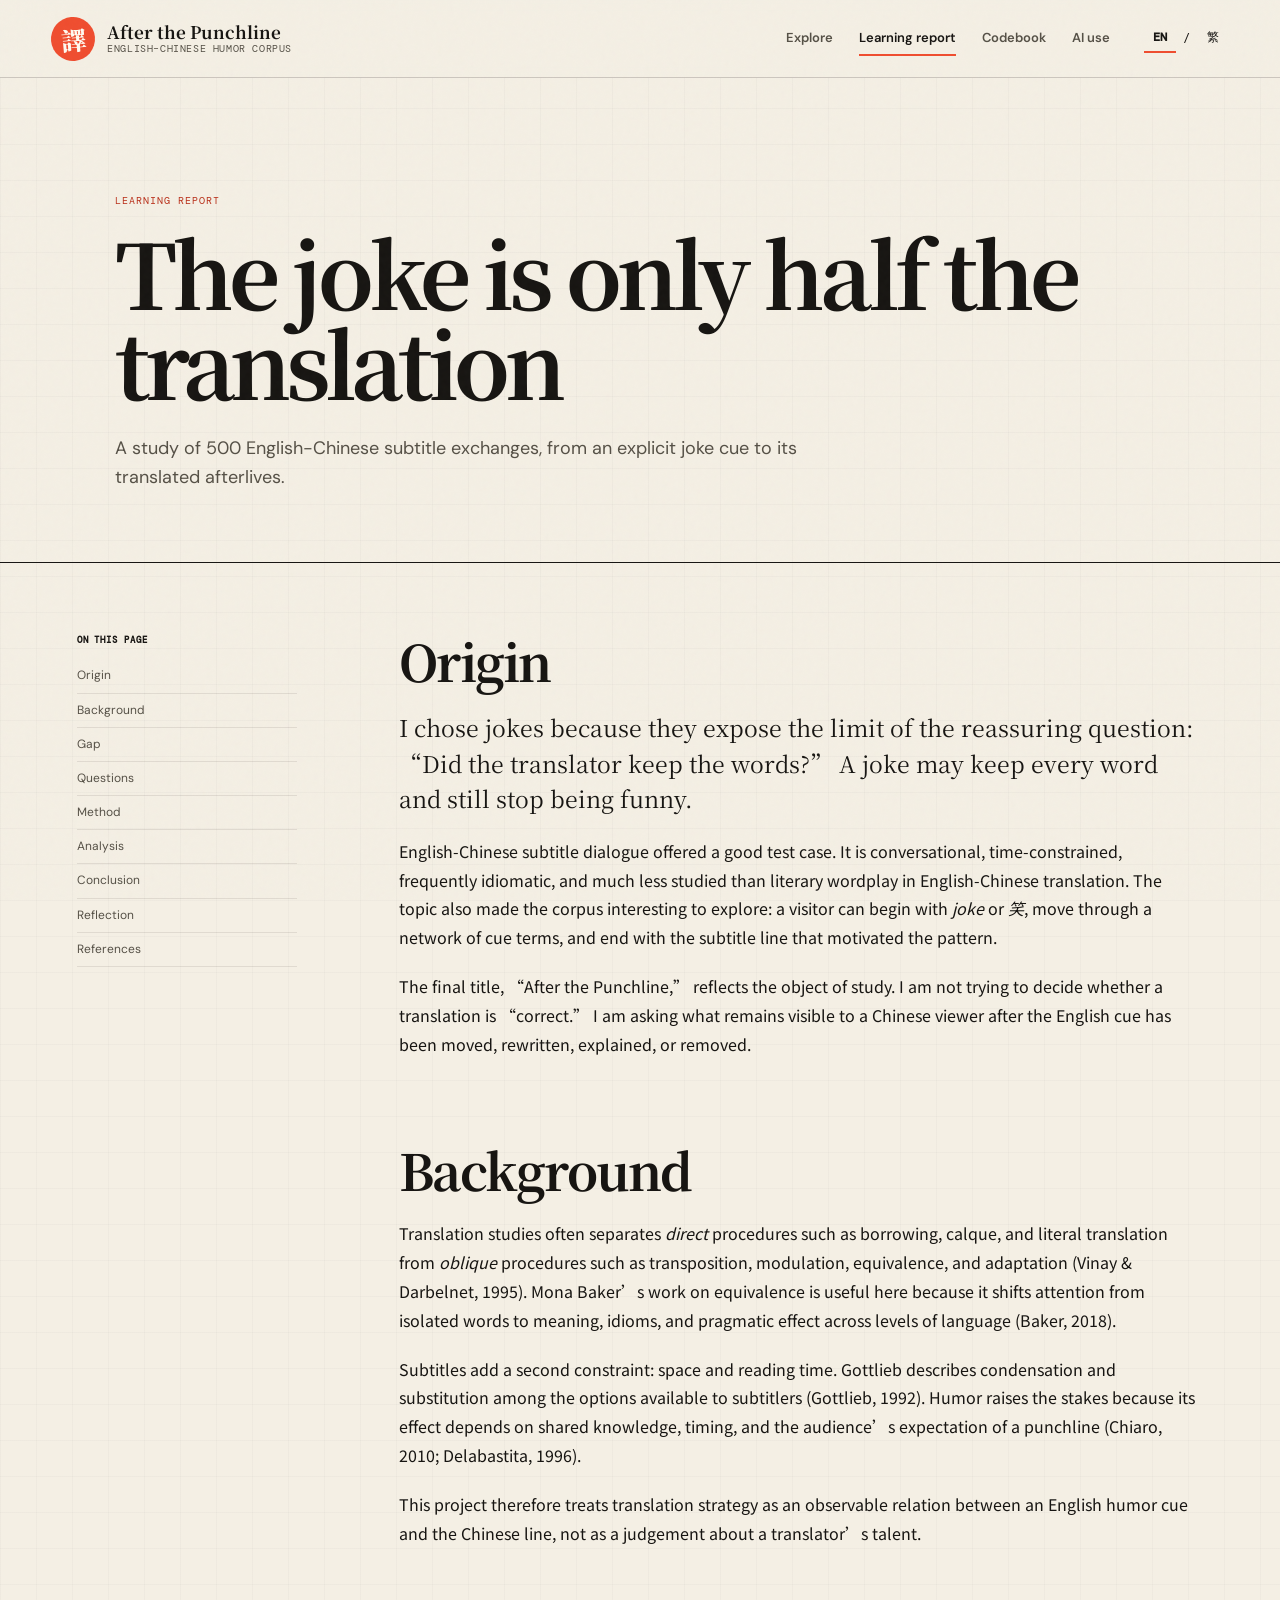
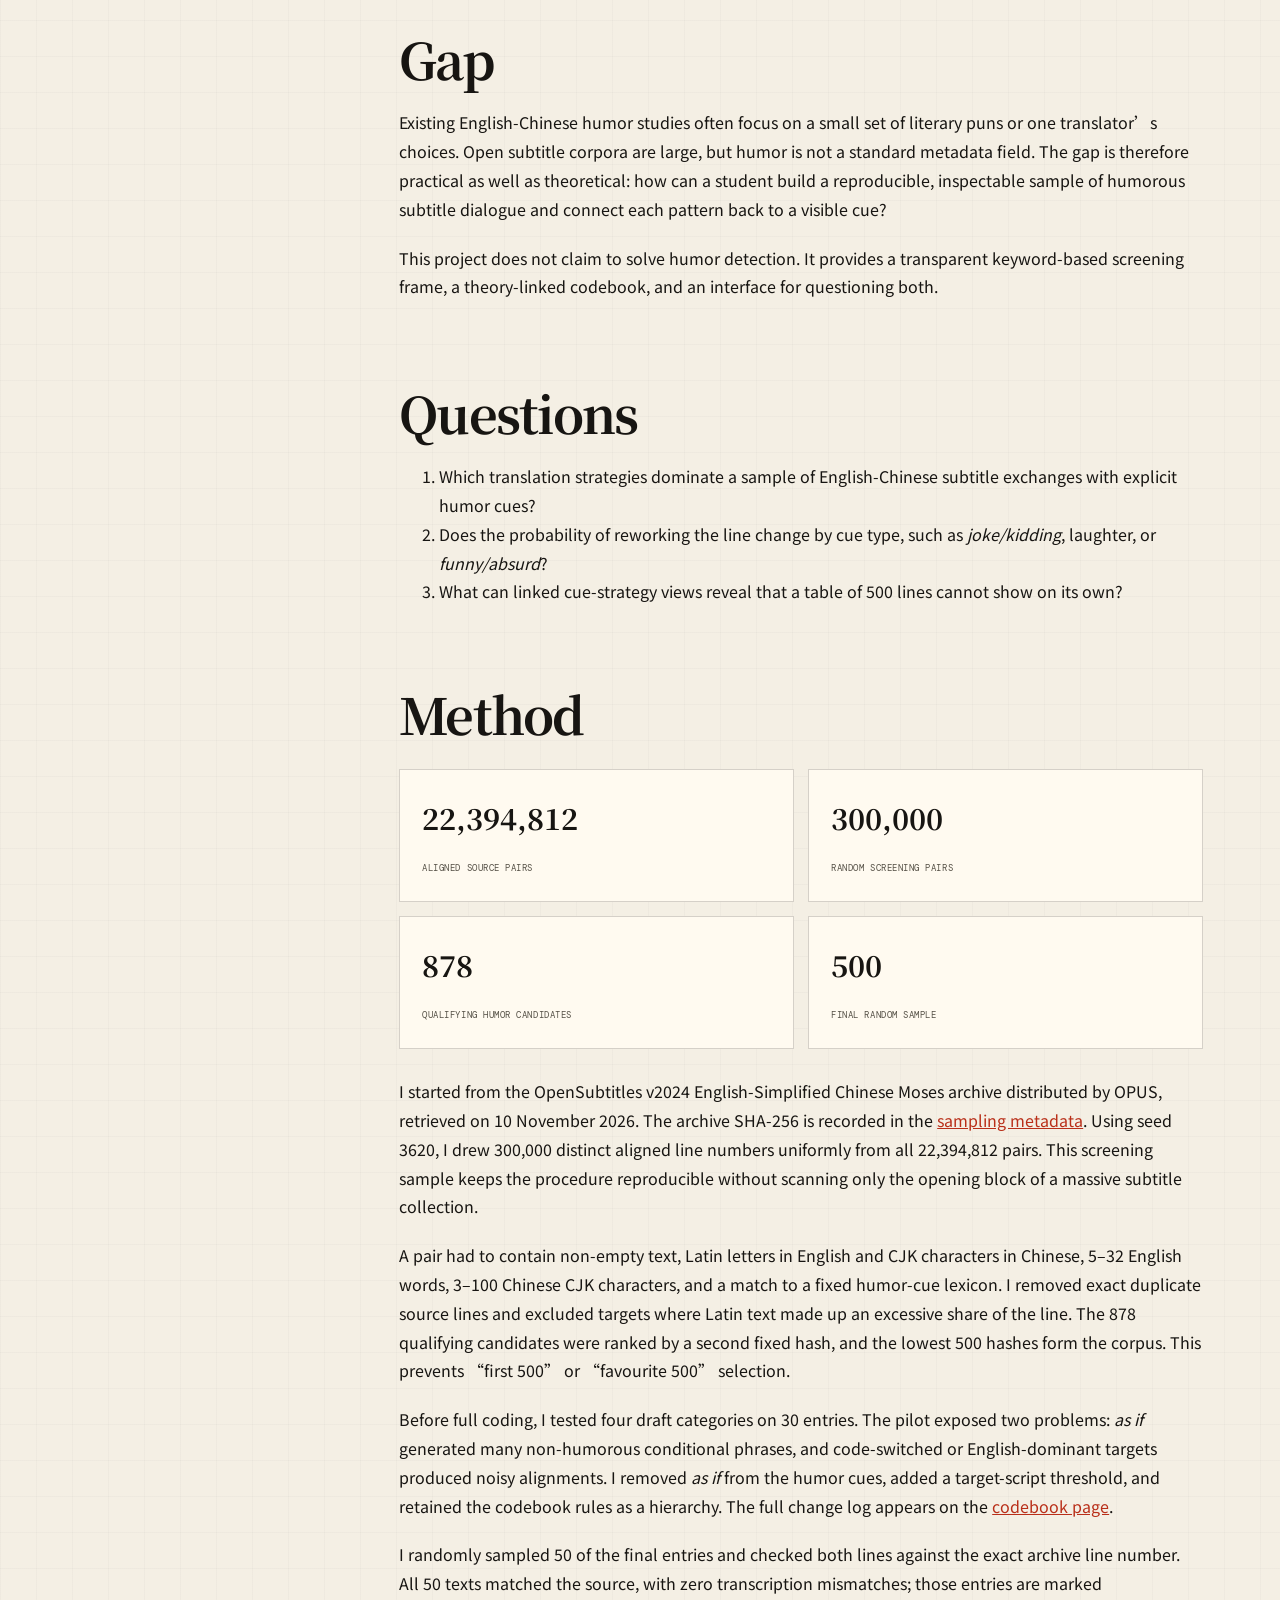
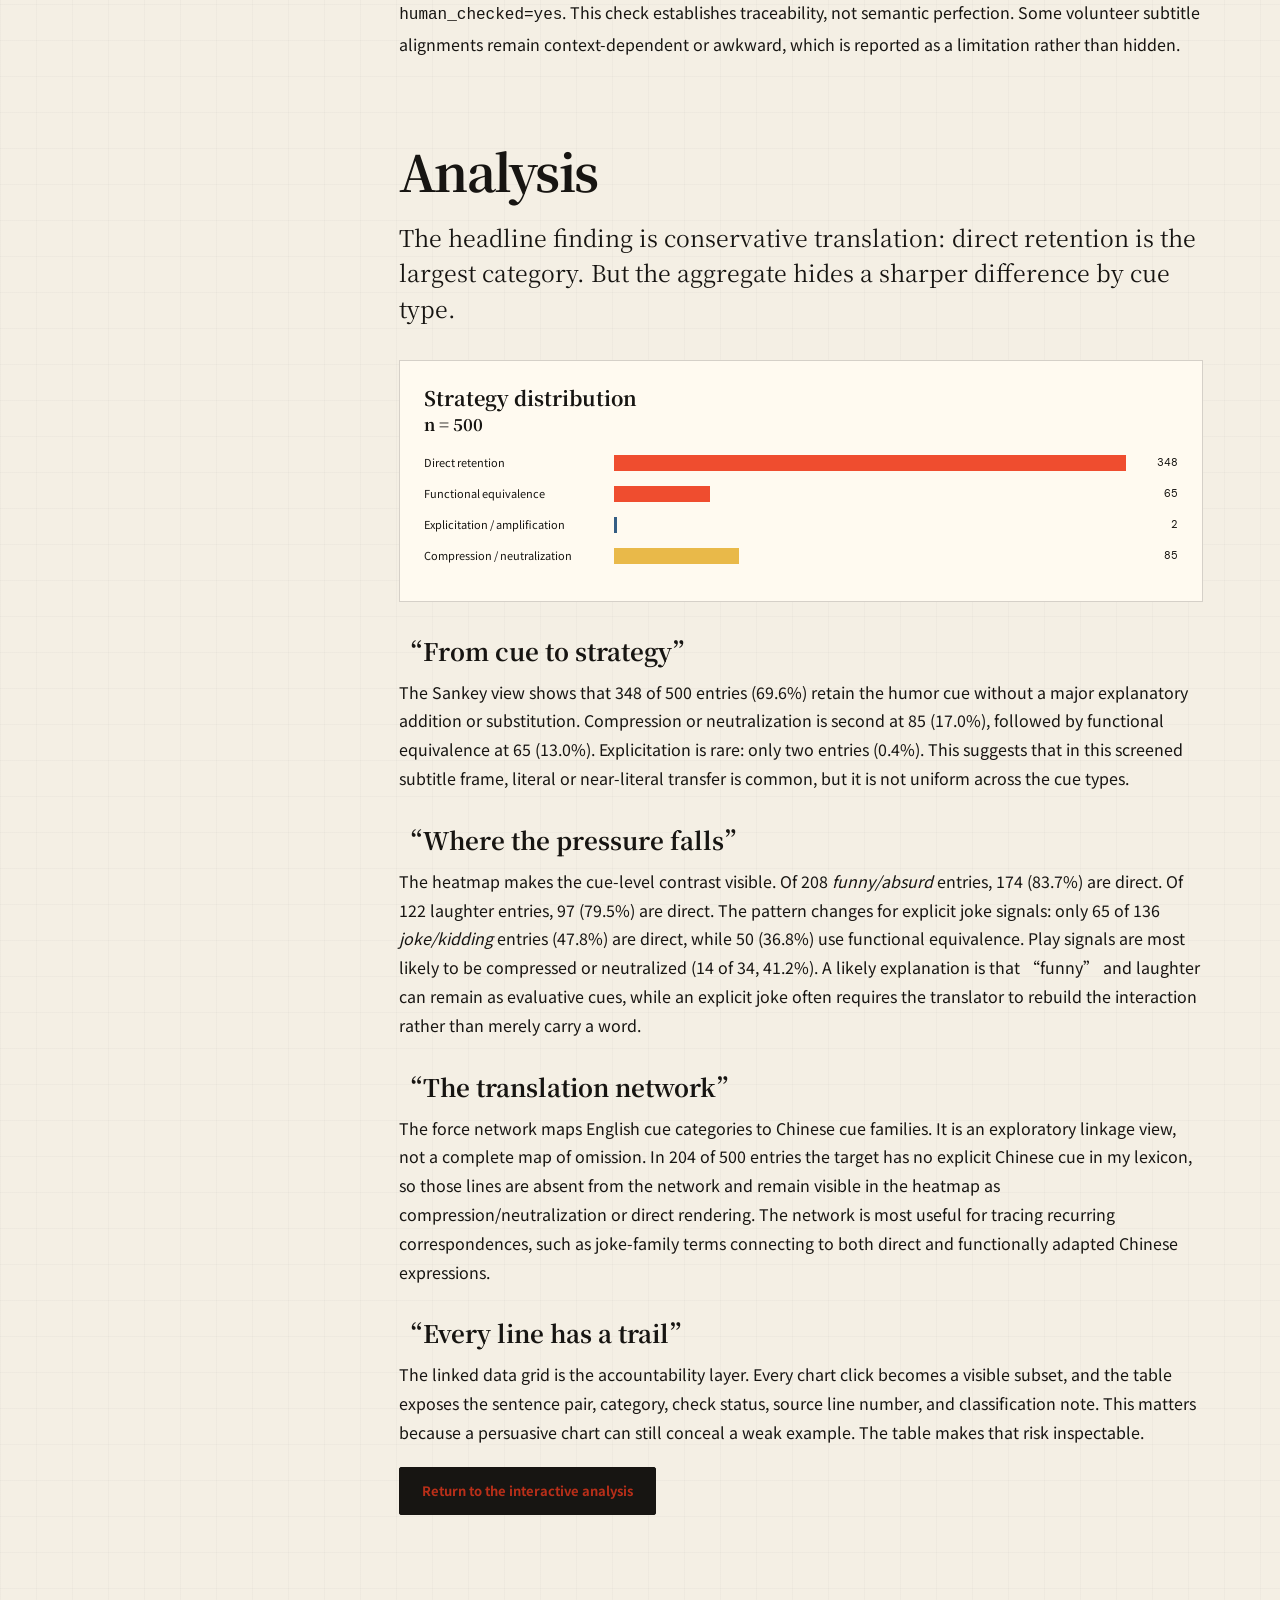
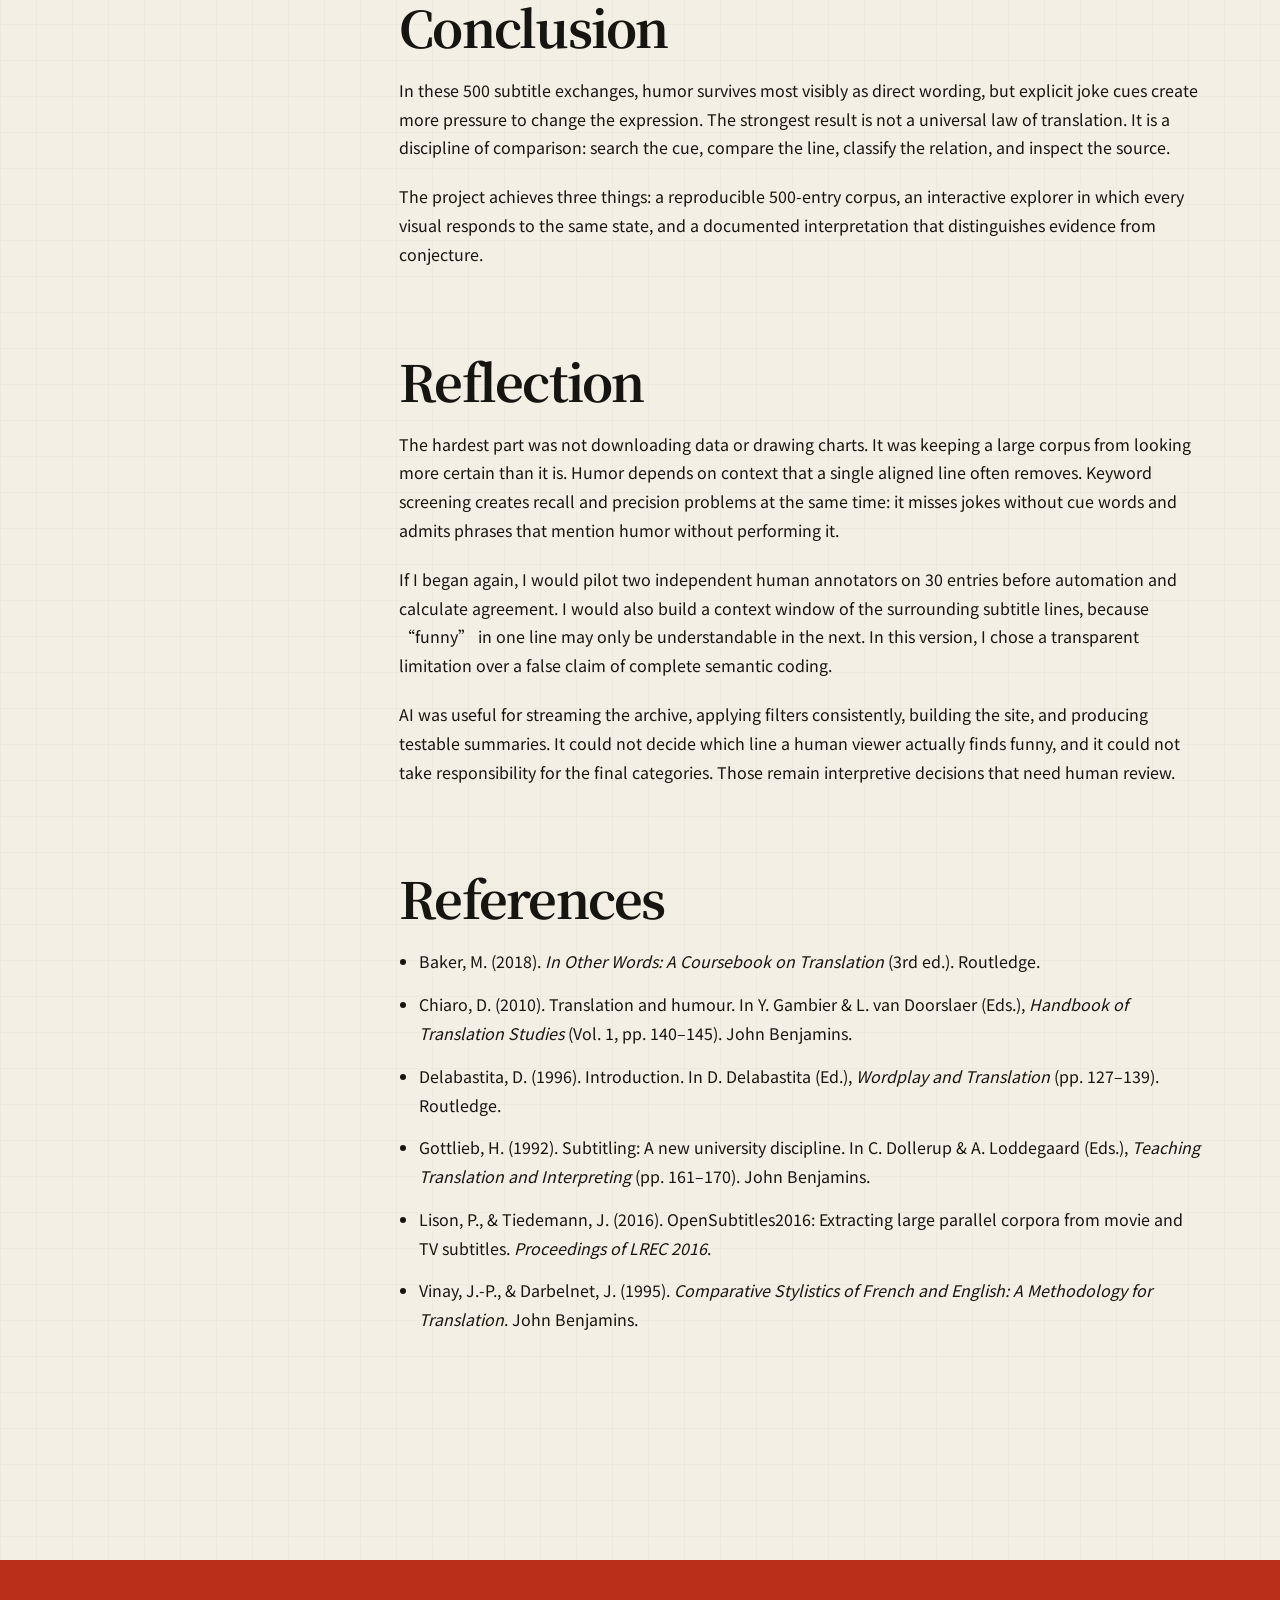
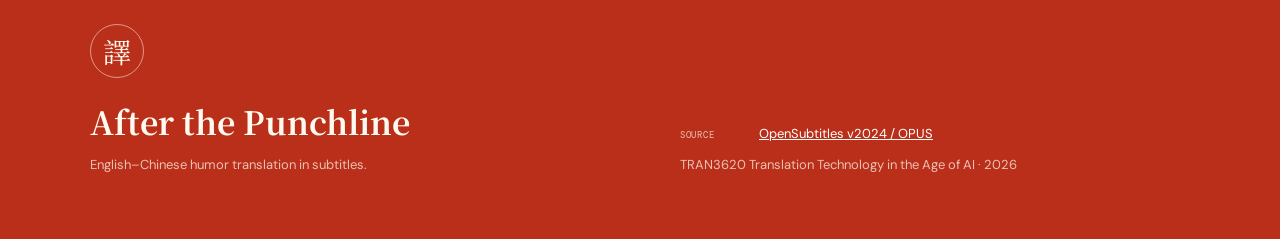
<file: report.html>
<!doctype html>
<html lang="en" data-lang="en">
  <head>
    <meta charset="utf-8">
    <meta name="viewport" content="width=device-width, initial-scale=1">
    <meta
      name="description"
      content="Learning report for an English-Chinese subtitle humor corpus."
    >
    <title>Learning Report | After the Punchline</title>
    <link rel="preconnect" href="https://fonts.googleapis.com">
    <link rel="preconnect" href="https://fonts.gstatic.com" crossorigin>
    <link
      href="https://fonts.googleapis.com/css2?family=DM+Mono:wght@400;500&family=DM+Sans:wght@400;500;600;700&family=Noto+Sans+TC:wght@400;500;700&family=Noto+Serif+TC:wght@600;700;900&display=swap"
      rel="stylesheet"
    >
    <link rel="stylesheet" href="site/styles/styles.css">
  </head>
  <body data-page="report">
    <a class="skip-link" href="#main" data-i18n="skip">Skip to content</a>
    <header class="site-header">
      <a class="brand" href="index.html">
        <span class="brand-mark" aria-hidden="true">譯</span>
        <span class="brand-copy">
          <strong>After the Punchline</strong>
          <span data-i18n="brandSub">English–Chinese humor corpus</span>
        </span>
      </a>
      <nav class="site-nav" aria-label="Primary navigation">
        <a href="index.html" data-i18n="navExplore">Explore</a>
        <a class="is-current" href="report.html" data-i18n="navReport">
          Learning report
        </a>
        <a href="codebook.html" data-i18n="navCodebook">Codebook</a>
        <a href="ai-use.html" data-i18n="navAi">AI use</a>
      </nav>
      <div class="language-switch" role="group" aria-label="Interface language">
        <button type="button" data-set-lang="en" aria-pressed="true">EN</button>
        <span aria-hidden="true">/</span>
        <button type="button" data-set-lang="zh" aria-pressed="false">繁</button>
      </div>
    </header>

    <main id="main">
      <section class="document-hero">
        <p class="document-kicker" data-i18n="reportKicker">Learning report</p>
        <h1 data-i18n="reportTitle">The joke is only half the translation</h1>
        <p class="lede" data-i18n="reportLede">
          A study of 500 English-Chinese subtitle exchanges, from an explicit joke
          cue to its translated afterlives.
        </p>
      </section>

      <div class="document-layout">
        <nav class="document-toc" aria-label="Report contents">
          <strong data-i18n="tocLabel">On this page</strong>
          <a href="#origin" data-i18n="originNav">Origin</a>
          <a href="#background" data-i18n="backgroundNav">Background</a>
          <a href="#gap" data-i18n="gapNav">Gap</a>
          <a href="#questions" data-i18n="questionsNav">Questions</a>
          <a href="#method" data-i18n="methodNav">Method</a>
          <a href="#analysis" data-i18n="analysisNav">Analysis</a>
          <a href="#conclusion" data-i18n="conclusionNav">Conclusion</a>
          <a href="#reflection" data-i18n="reflectionNav">Reflection</a>
          <a href="#references" data-i18n="referencesNav">References</a>
        </nav>

        <article class="prose">
          <section id="origin">
            <div class="lang-en">
              <h2>Origin</h2>
              <p class="lead">
                I chose jokes because they expose the limit of the reassuring
                question: “Did the translator keep the words?” A joke may keep
                every word and still stop being funny.
              </p>
              <p>
                English-Chinese subtitle dialogue offered a good test case. It is
                conversational, time-constrained, frequently idiomatic, and much
                less studied than literary wordplay in English-Chinese
                translation. The topic also made the corpus interesting to
                explore: a visitor can begin with <em>joke</em> or <em>笑</em>,
                move through a network of cue terms, and end with the subtitle
                line that motivated the pattern.
              </p>
              <p>
                The final title, “After the Punchline,” reflects the object of
                study. I am not trying to decide whether a translation is
                “correct.” I am asking what remains visible to a Chinese viewer
                after the English cue has been moved, rewritten, explained, or
                removed.
              </p>
            </div>
            <div class="lang-zh">
              <h2>緣起</h2>
              <p class="lead">
                我選擇笑話，因為它暴露了「譯者有沒有保留字面」這個安心問題的限制：
                一句笑話可以保留每一個詞，卻不再好笑。
              </p>
              <p>
                英漢字幕對話適合檢驗這個問題。它口語化、受時間限制、充滿慣用語，
                而且比英漢文學雙關研究得更少。這個題目也適合建立可探索的語料：
                訪客可以從 <em>joke</em> 或「笑」開始，沿著幽默提示的關係網絡移動，
                最後回到造成這項模式的字幕行。
              </p>
              <p>
                最終標題「笑聲之後」指向研究對象。我無意判定某個譯法是否「正確」，
                而是要問：當英語提示被移動、改寫、解釋或刪除之後，中文觀眾仍看得見什麼？
              </p>
            </div>
          </section>

          <section id="background">
            <div class="lang-en">
              <h2>Background</h2>
              <p>
                Translation studies often separates <em>direct</em> procedures
                such as borrowing, calque, and literal translation from
                <em>oblique</em> procedures such as transposition, modulation,
                equivalence, and adaptation (Vinay &amp; Darbelnet, 1995). Mona
                Baker’s work on equivalence is useful here because it shifts
                attention from isolated words to meaning, idioms, and pragmatic
                effect across levels of language (Baker, 2018).
              </p>
              <p>
                Subtitles add a second constraint: space and reading time.
                Gottlieb describes condensation and substitution among the
                options available to subtitlers (Gottlieb, 1992). Humor raises
                the stakes because its effect depends on shared knowledge,
                timing, and the audience’s expectation of a punchline
                (Chiaro, 2010; Delabastita, 1996).
              </p>
              <p>
                This project therefore treats translation strategy as an
                observable relation between an English humor cue and the Chinese
                line, not as a judgement about a translator’s talent.
              </p>
            </div>
            <div class="lang-zh">
              <h2>背景</h2>
              <p>
                翻譯研究通常區分「直接」程序與「間接」程序：前者包括借用、仿譯、
                直譯，後者包括詞性轉換、調節、等值與改編（Vinay &amp; Darbelnet,
                1995）。Mona Baker 的等值研究在此很有用，因為它把注意力從孤立詞語
                轉向語言各層次的意義、慣用語與語用效果（Baker, 2018）。
              </p>
              <p>
                字幕還有第二重限制：空間與閱讀時間。Gottlieb 把壓縮與替代列為
                字幕譯者可用的方法（Gottlieb, 1992）。幽默更棘手，因為效果依賴
                共享知識、節奏，以及觀眾對笑點的期待（Chiaro, 2010;
                Delabastita, 1996）。
              </p>
              <p>
                因此，本計畫把翻譯策略視為英語幽默提示與中文行之間可觀察的關係，
                而不是對譯者能力的判決。
              </p>
            </div>
          </section>

          <section id="gap">
            <div class="lang-en">
              <h2>Gap</h2>
              <p>
                Existing English-Chinese humor studies often focus on a small set
                of literary puns or one translator’s choices. Open subtitle
                corpora are large, but humor is not a standard metadata field.
                The gap is therefore practical as well as theoretical: how can a
                student build a reproducible, inspectable sample of humorous
                subtitle dialogue and connect each pattern back to a visible cue?
              </p>
              <p>
                This project does not claim to solve humor detection. It provides a
                transparent keyword-based screening frame, a theory-linked
                codebook, and an interface for questioning both.
              </p>
            </div>
            <div class="lang-zh">
              <h2>研究缺口</h2>
              <p>
                既有的英漢幽默研究常集中於少量文學雙關，或單一譯者的選擇。
                開放字幕語料雖大，卻沒有標準的「幽默」中介資料欄位。因此，
                研究缺口既是理論的，也是實作的：學生如何建立可重現、可檢查的
                幽默字幕對話樣本，並把每項模式連結回看得見的提示？
              </p>
              <p>
                本計畫不宣稱解決幽默辨識問題。我提供的是一套透明的關鍵詞篩選框、
                與理論連結的編碼手冊，以及一個能讓兩者都受到質疑的介面。
              </p>
            </div>
          </section>

          <section id="questions">
            <div class="lang-en">
              <h2>Questions</h2>
              <ol>
                <li>
                  Which translation strategies dominate a sample of English-Chinese
                  subtitle exchanges with explicit humor cues?
                </li>
                <li>
                  Does the probability of reworking the line change by cue type,
                  such as <em>joke/kidding</em>, laughter, or <em>funny/absurd</em>?
                </li>
                <li>
                  What can linked cue-strategy views reveal that a table of 500
                  lines cannot show on its own?
                </li>
              </ol>
            </div>
            <div class="lang-zh">
              <h2>研究問題</h2>
              <ol>
                <li>在帶有明確幽默提示的英漢字幕樣本中，哪些翻譯策略最常見？</li>
                <li>
                  改寫句子的可能性是否因提示類型而改變，例如「笑話／開玩笑」、
                  「笑聲」或「好笑／荒謬」？
                </li>
                <li>互相連結的提示與策略視圖，能揭示五百行表格本身看不見的什麼？</li>
              </ol>
            </div>
          </section>

          <section id="method">
            <div class="lang-en">
              <h2>Method</h2>
              <div class="metric-grid">
                <div class="metric-card">
                  <strong>22,394,812</strong>
                  <span>aligned source pairs</span>
                </div>
                <div class="metric-card">
                  <strong>300,000</strong>
                  <span>random screening pairs</span>
                </div>
                <div class="metric-card">
                  <strong>878</strong>
                  <span>qualifying humor candidates</span>
                </div>
                <div class="metric-card">
                  <strong>500</strong>
                  <span>final random sample</span>
                </div>
              </div>
              <p>
                I started from the OpenSubtitles v2024 English-Simplified Chinese
                Moses archive distributed by OPUS, retrieved on 10 November 2026.
                The archive SHA-256 is recorded in the
                <a href="data/processed/sampling_metadata.json">sampling metadata</a>.
                Using seed 3620, I drew 300,000 distinct aligned line numbers
                uniformly from all 22,394,812 pairs. This screening sample keeps
                the procedure reproducible without scanning only the opening
                block of a massive subtitle collection.
              </p>
              <p>
                A pair had to contain non-empty text, Latin letters in English and
                CJK characters in Chinese, 5–32 English words, 3–100 Chinese CJK
                characters, and a match to a fixed humor-cue lexicon. I removed
                exact duplicate source lines and excluded targets where Latin text
                made up an excessive share of the line. The 878 qualifying
                candidates were ranked by a second fixed hash, and the lowest 500
                hashes form the corpus. This prevents “first 500” or “favourite
                500” selection.
              </p>
              <p>
                Before full coding, I tested four draft categories on 30 entries.
                The pilot exposed two problems: <em>as if</em> generated many
                non-humorous conditional phrases, and code-switched or
                English-dominant targets produced noisy alignments. I removed
                <em>as if</em> from the humor cues, added a target-script threshold,
                and retained the codebook rules as a hierarchy. The full
                change log appears on the <a href="codebook.html">codebook page</a>.
              </p>
              <p>
                I randomly sampled 50 of the final entries and checked both lines
                against the exact archive line number. All 50 texts matched the
                source, with zero transcription mismatches; those entries are
                marked <code>human_checked=yes</code>. This check establishes
                traceability, not semantic perfection. Some volunteer subtitle
                alignments remain context-dependent or awkward, which is reported
                as a limitation rather than hidden.
              </p>
            </div>
            <div class="lang-zh">
              <h2>方法</h2>
              <div class="metric-grid">
                <div class="metric-card">
                  <strong>22,394,812</strong>
                  <span>對齊來源句對</span>
                </div>
                <div class="metric-card">
                  <strong>300,000</strong>
                  <span>隨機初篩句對</span>
                </div>
                <div class="metric-card">
                  <strong>878</strong>
                  <span>符合條件的幽默候選</span>
                </div>
                <div class="metric-card">
                  <strong>500</strong>
                  <span>最終隨機樣本</span>
                </div>
              </div>
              <p>
                我以 OPUS 發佈的 OpenSubtitles v2024 英漢摩西格式檔案為起點，
                擷取日期為 2026 年 11 月 10 日；原始檔 SHA-256 記錄於
                <a href="data/processed/sampling_metadata.json">取樣中介資料</a>。
                我以種子 3620，從全部 22,394,812 組句對均勻抽取 300,000 個不同的
                對齊行號。這個初篩樣本讓程序可重現，也避免只掃描龐大語料的開頭區塊。
              </p>
              <p>
                句對必須兩側非空、英語含拉丁字母、中文含 CJK 字元、英語為 5–32 詞、
                中文為 3–100 個 CJK 字元，並符合固定的幽默提示詞表。我移除完全重複的
                英語來源行，也排除拉丁文字比例過高的目標行。878 個合格候選再依第二個
                固定雜湊值排序，取最低的 500 筆。這避免「前 500 筆」或「最喜歡的 500 筆」
                式選樣。
              </p>
              <p>
                全面編碼前，我先以 30 筆測試四個草擬類別。初測暴露兩個問題：
                <em>as if</em> 會產生大量非幽默條件句；語碼混用或英語為主的目標行
                會造成雜訊對齊。我從幽默提示中移除 <em>as if</em>，加入目標語言文字
                比例門檻，並保留編碼手冊的層級規則。完整修訂紀錄見
                <a href="codebook.html">編碼手冊</a>。
              </p>
              <p>
                我從最終語料隨機抽取 50 筆，依原始檔的準確行號核對兩側文本。
                50 筆全部與來源相符，沒有轉錄錯誤；這些項目標記為
                <code>human_checked=yes</code>。這項核對證明可追溯性，不代表語意完美。
                部分志願者字幕對齊仍依賴語境或略顯生硬；報告把這點列為限制，而非隱藏。
              </p>
            </div>
          </section>

          <section id="analysis">
            <div class="lang-en">
              <h2>Analysis</h2>
              <p class="lead">
                The headline finding is conservative translation: direct retention
                is the largest category. But the aggregate hides a sharper
                difference by cue type.
              </p>
              <div class="report-chart" id="report-chart">
                <h3>Strategy distribution<br><small>n = 500</small></h3>
                <div id="report-bars"></div>
              </div>
              <h3>“From cue to strategy”</h3>
              <p>
                The Sankey view shows that 348 of 500 entries (69.6%) retain the
                humor cue without a major explanatory addition or substitution.
                Compression or neutralization is second at 85 (17.0%), followed by
                functional equivalence at 65 (13.0%). Explicitation is rare: only
                two entries (0.4%). This suggests that in this screened subtitle
                frame, literal or near-literal transfer is common, but it is not
                uniform across the cue types.
              </p>
              <h3>“Where the pressure falls”</h3>
              <p>
                The heatmap makes the cue-level contrast visible. Of 208
                <em>funny/absurd</em> entries, 174 (83.7%) are direct. Of 122
                laughter entries, 97 (79.5%) are direct. The pattern changes for
                explicit joke signals: only 65 of 136 <em>joke/kidding</em> entries
                (47.8%) are direct, while 50 (36.8%) use functional equivalence.
                Play signals are most likely to be compressed or neutralized
                (14 of 34, 41.2%). A likely explanation is that “funny” and
                laughter can remain as evaluative cues, while an explicit joke
                often requires the translator to rebuild the interaction rather
                than merely carry a word.
              </p>
              <h3>“The translation network”</h3>
              <p>
                The force network maps English cue categories to Chinese cue
                families. It is an exploratory linkage view, not a complete map of
                omission. In 204 of 500 entries the target has no explicit Chinese
                cue in my lexicon, so those lines are absent from the network and
                remain visible in the heatmap as compression/neutralization or
                direct rendering. The network is most useful for tracing recurring
                correspondences, such as joke-family terms connecting to both
                direct and functionally adapted Chinese expressions.
              </p>
              <h3>“Every line has a trail”</h3>
              <p>
                The linked data grid is the accountability layer. Every chart click
                becomes a visible subset, and the table exposes the sentence pair,
                category, check status, source line number, and classification
                note. This matters because a persuasive chart can still conceal a
                weak example. The table makes that risk inspectable.
              </p>
              <p>
                <a class="button button-dark" href="index.html#explorer">
                  Return to the interactive analysis
                </a>
              </p>
            </div>
            <div class="lang-zh">
              <h2>分析</h2>
              <p class="lead">
                最重要的發現是「保守翻譯」：直接保留是最大類別。但整體數字掩蓋了
                不同提示類型之間的鮮明差異。
              </p>
              <div class="report-chart" id="report-chart">
                <h3>翻譯策略分布<br><small>n = 500</small></h3>
                <div id="report-bars"></div>
              </div>
              <h3>「從提示到策略」</h3>
              <p>
                桑基圖顯示，五百筆中有 348 筆（69.6%）在沒有大幅增譯或替代的情況下
                保留幽默提示。壓縮／中和居次，共 85 筆（17.0%）；功能等值為 65 筆
                （13.0%）；明晰化極少，只有 2 筆（0.4%）。這表示在此次篩選的字幕
                區塊中，直譯或近直譯相當常見，但並非各類提示都相同。
              </p>
              <h3>「張力落在哪裡」</h3>
              <p>
                熱圖呈現提示層面的差異。208 筆「好笑／荒謬」中，174 筆（83.7%）
                為直接保留；122 筆笑聲中，97 筆（79.5%）為直接保留。明確笑話訊號
                則不同：136 筆「笑話／開玩笑」中，只有 65 筆（47.8%）直接保留，
                另有 50 筆（36.8%）使用功能等值。遊戲訊號最可能被壓縮或中和
                （34 筆中的 14 筆，41.2%）。一個合理解釋是：「好笑」與笑聲可以
                作為評價性提示直接保留，而明確笑話往往要求譯者重建互動，而非只移動詞語。
              </p>
              <h3>「翻譯關係網絡」</h3>
              <p>
                力導向網絡把英語提示類別連結到漢語提示類別。這是探索性的關係視圖，
                不是完整的省略地圖。五百筆中有 204 筆的目標行不含詞表所辨識的明確
                漢語提示，因此不顯示於網絡，但仍在熱圖中呈現為壓縮／中和或直接保留。
                網絡最適合追蹤反覆出現的對應，例如笑話類詞語如何同時連向直接與
                功能改寫的中文表達。
              </p>
              <h3>「每一行都有來源線索」</h3>
              <p>
                互相連動的資料表是問責層。每次點擊圖表都會變成可見的子集，表格則
                展示句對、類別、核對狀態、來源行號與分類說明。這很重要，因為有說服力
                的圖表仍可能掩蓋薄弱例子；表格讓這種風險可被檢查。
              </p>
              <p>
                <a class="button button-dark" href="index.html#explorer">
                  回到互動分析
                </a>
              </p>
            </div>
          </section>

          <section id="conclusion">
            <div class="lang-en">
              <h2>Conclusion</h2>
              <p>
                In these 500 subtitle exchanges, humor survives most visibly as
                direct wording, but explicit joke cues create more pressure to
                change the expression. The strongest result is not a universal law
                of translation. It is a discipline of comparison: search the cue,
                compare the line, classify the relation, and inspect the source.
              </p>
              <p>
                The project achieves three things: a reproducible 500-entry corpus,
                an interactive explorer in which every visual responds to the same
                state, and a documented interpretation that distinguishes evidence
                from conjecture.
              </p>
            </div>
            <div class="lang-zh">
              <h2>結論</h2>
              <p>
                在這五百組字幕對話中，幽默最常以直接措辭留下；但明確的笑話提示
                帶來更大的改寫壓力。最強的結果不是一條普遍翻譯定律，而是一種比較紀律：
                搜尋提示、比較原譯行、分類關係，再檢查來源。
              </p>
              <p>
                本計畫完成三件事：可重現的五百筆語料；所有視圖都回應同一篩選狀態的
                互動探索器；以及把證據與推測分開的公開詮釋。
              </p>
            </div>
          </section>

          <section id="reflection">
            <div class="lang-en">
              <h2>Reflection</h2>
              <p>
                The hardest part was not downloading data or drawing charts. It was
                keeping a large corpus from looking more certain than it is. Humor
                depends on context that a single aligned line often removes. Keyword
                screening creates recall and precision problems at the same time:
                it misses jokes without cue words and admits phrases that mention
                humor without performing it.
              </p>
              <p>
                If I began again, I would pilot two independent human annotators on
                30 entries before automation and calculate agreement. I would also
                build a context window of the surrounding subtitle lines, because
                “funny” in one line may only be understandable in the next. In this
                version, I chose a transparent limitation over a false claim of
                complete semantic coding.
              </p>
              <p>
                AI was useful for streaming the archive, applying filters
                consistently, building the site, and producing testable summaries.
                It could not decide which line a human viewer actually finds funny,
                and it could not take responsibility for the final categories. Those
                remain interpretive decisions that need human review.
              </p>
            </div>
            <div class="lang-zh">
              <h2>反思</h2>
              <p>
                最難的部分不是下載資料或畫圖，而是避免讓龐大語料看起來比實際更確定。
                幽默依賴語境，而單一對齊行往往移除語境。關鍵詞篩選同時產生召回率與
                精確率問題：它會漏掉沒有提示詞的笑話，也會納入只是提及幽默、卻沒有
                實際產生幽默效果的句子。
              </p>
              <p>
                如果重新開始，我會在自動化前請兩位獨立人工標註者先測試約 30 筆，
                並計算一致性。我也會建立包含前後字幕行的語境視窗，因為某行的
                「好笑」可能要到下一行才成立。在這個版本中，我選擇公開限制，
                而不是虛稱已完成完整的語意編碼。
              </p>
              <p>
                AI 對串流讀取檔案、一致套用篩選、建立網站與產出可測試摘要很有用。
                但它不能決定人類觀眾實際覺得哪一行好笑，也不能替最終類別負責。
                這些仍是需要人工審查的詮釋判斷。
              </p>
            </div>
          </section>

          <section id="references">
            <div class="lang-en">
              <h2>References</h2>
              <ul class="reference-list">
                <li>
                  Baker, M. (2018). <em>In Other Words: A Coursebook on
                  Translation</em> (3rd ed.). Routledge.
                </li>
                <li>
                  Chiaro, D. (2010). Translation and humour. In Y. Gambier &amp;
                  L. van Doorslaer (Eds.), <em>Handbook of Translation Studies</em>
                  (Vol. 1, pp. 140–145). John Benjamins.
                </li>
                <li>
                  Delabastita, D. (1996). Introduction. In D. Delabastita (Ed.),
                  <em>Wordplay and Translation</em> (pp. 127–139). Routledge.
                </li>
                <li>
                  Gottlieb, H. (1992). Subtitling: A new university discipline. In
                  C. Dollerup &amp; A. Loddegaard (Eds.), <em>Teaching Translation
                  and Interpreting</em> (pp. 161–170). John Benjamins.
                </li>
                <li>
                  Lison, P., &amp; Tiedemann, J. (2016). OpenSubtitles2016:
                  Extracting large parallel corpora from movie and TV subtitles.
                  <em>Proceedings of LREC 2016</em>.
                </li>
                <li>
                  Vinay, J.-P., &amp; Darbelnet, J. (1995).
                  <em>Comparative Stylistics of French and English: A Methodology
                  for Translation</em>. John Benjamins.
                </li>
              </ul>
            </div>
            <div class="lang-zh">
              <h2>參考文獻</h2>
              <ul class="reference-list">
                <li>Baker, M. (2018). <em>In Other Words</em> (3rd ed.). Routledge.</li>
                <li>
                  Chiaro, D. (2010). Translation and humour. In
                  <em>Handbook of Translation Studies</em> (Vol. 1, pp. 140–145).
                  John Benjamins.
                </li>
                <li>
                  Delabastita, D. (1996). Introduction. In
                  <em>Wordplay and Translation</em> (pp. 127–139). Routledge.
                </li>
                <li>
                  Gottlieb, H. (1992). Subtitling: A new university discipline.
                  In <em>Teaching Translation and Interpreting</em> (pp. 161–170).
                  John Benjamins.
                </li>
                <li>
                  Lison, P., &amp; Tiedemann, J. (2016). OpenSubtitles2016.
                  <em>Proceedings of LREC 2016</em>.
                </li>
                <li>
                  Vinay, J.-P., &amp; Darbelnet, J. (1995).
                  <em>Comparative Stylistics of French and English</em>.
                  John Benjamins.
                </li>
              </ul>
            </div>
          </section>
        </article>
      </div>
    </main>

    <footer class="site-footer">
      <div>
        <span class="footer-mark" aria-hidden="true">譯</span>
        <h2>After the Punchline</h2>
        <p data-i18n="footerLine">
          English–Chinese humor translation in subtitles.
        </p>
      </div>
      <div class="footer-meta">
        <p>
          <span data-i18n="sourceLabel">Source</span>
          <a href="https://opus.nlpl.eu/legacy/OpenSubtitles-v2024.php">
            OpenSubtitles v2024 / OPUS
          </a>
        </p>
        <p>TRAN3620 Translation Technology in the Age of AI · 2026</p>
      </div>
    </footer>

    <script src="site/scripts/i18n.js"></script>
    <script src="site/scripts/report.js"></script>
  </body>
</html>
</file>
<file: site/styles/styles.css>
:root {
  --ink: #171512;
  --ink-soft: #555046;
  --paper: #f4efe4;
  --paper-deep: #e9e0d0;
  --cream: #fffaf0;
  --accent: #ef4d2f;
  --accent-dark: #b92f19;
  --yellow: #e9b949;
  --teal: #23766c;
  --blue: #355e84;
  --line: rgba(23, 21, 18, 0.18);
  --line-soft: rgba(23, 21, 18, 0.09);
  --shadow: 0 24px 70px rgba(43, 34, 20, 0.13);
  --sans: "DM Sans", "Noto Sans TC", sans-serif;
  --serif: "Noto Serif TC", Georgia, serif;
  --mono: "DM Mono", monospace;
}

* {
  box-sizing: border-box;
}

html {
  scroll-behavior: smooth;
  scroll-padding-top: 92px;
}

body {
  margin: 0;
  color: var(--ink);
  background:
    linear-gradient(rgba(23, 21, 18, 0.025) 1px, transparent 1px),
    linear-gradient(90deg, rgba(23, 21, 18, 0.025) 1px, transparent 1px),
    var(--paper);
  background-size: 36px 36px;
  font-family: var(--sans);
  font-size: 16px;
  line-height: 1.6;
  -webkit-font-smoothing: antialiased;
}

body::before {
  content: "";
  position: fixed;
  inset: 0;
  pointer-events: none;
  opacity: 0.18;
  z-index: 50;
  background-image: url("data:image/svg+xml,%3Csvg viewBox='0 0 200 200' xmlns='http://www.w3.org/2000/svg'%3E%3Cfilter id='n'%3E%3CfeTurbulence type='fractalNoise' baseFrequency='.8' numOctaves='2' stitchTiles='stitch'/%3E%3C/filter%3E%3Crect width='100%25' height='100%25' filter='url(%23n)' opacity='.13'/%3E%3C/svg%3E");
}

a {
  color: inherit;
}

button,
input,
select {
  font: inherit;
}

button,
a {
  -webkit-tap-highlight-color: transparent;
}

button {
  color: inherit;
}

:focus-visible {
  outline: 3px solid var(--accent);
  outline-offset: 3px;
}

::selection {
  background: var(--accent);
  color: white;
}

.skip-link {
  position: fixed;
  top: 10px;
  left: 10px;
  z-index: 100;
  padding: 10px 16px;
  color: white;
  background: var(--ink);
  transform: translateY(-150%);
}

.skip-link:focus {
  transform: translateY(0);
}

.sr-only {
  position: absolute;
  width: 1px;
  height: 1px;
  padding: 0;
  margin: -1px;
  overflow: hidden;
  clip: rect(0, 0, 0, 0);
  white-space: nowrap;
  border: 0;
}

.site-header {
  position: sticky;
  top: 0;
  z-index: 40;
  display: grid;
  grid-template-columns: minmax(240px, 1fr) auto auto;
  align-items: center;
  gap: 34px;
  min-height: 78px;
  padding: 12px clamp(20px, 4vw, 64px);
  border-bottom: 1px solid var(--line);
  background: rgba(244, 239, 228, 0.92);
  backdrop-filter: blur(18px);
}

.brand {
  display: flex;
  align-items: center;
  gap: 12px;
  width: fit-content;
  text-decoration: none;
}

.brand-mark {
  display: grid;
  width: 44px;
  height: 44px;
  place-items: center;
  color: var(--cream);
  background: var(--accent);
  border-radius: 50%;
  font-family: var(--serif);
  font-size: 25px;
  font-weight: 900;
  transform: rotate(-5deg);
}

.brand-copy {
  display: grid;
  gap: 1px;
  line-height: 1.2;
}

.brand-copy strong {
  font-family: var(--serif);
  font-size: 17px;
}

.brand-copy span {
  color: var(--ink-soft);
  font-family: var(--mono);
  font-size: 10px;
  letter-spacing: 0.06em;
  text-transform: uppercase;
}

.site-nav {
  display: flex;
  align-items: center;
  gap: 26px;
}

.site-nav a {
  position: relative;
  color: var(--ink-soft);
  font-size: 13px;
  font-weight: 600;
  text-decoration: none;
  white-space: nowrap;
}

.site-nav a::after {
  content: "";
  position: absolute;
  right: 0;
  bottom: -7px;
  left: 0;
  height: 2px;
  background: var(--accent);
  transform: scaleX(0);
  transform-origin: left;
  transition: transform 180ms ease;
}

.site-nav a:hover::after,
.site-nav a.is-current::after {
  transform: scaleX(1);
}

.site-nav a.is-current {
  color: var(--ink);
}

.language-switch {
  display: flex;
  align-items: center;
  gap: 7px;
  font-family: var(--mono);
  font-size: 12px;
}

.language-switch button {
  min-width: 32px;
  padding: 4px;
  border: 0;
  border-bottom: 2px solid transparent;
  background: transparent;
  cursor: pointer;
}

.language-switch button[aria-pressed="true"] {
  border-bottom-color: var(--accent);
  font-weight: 600;
}

.hero {
  position: relative;
  display: grid;
  grid-template-columns: minmax(0, 1.1fr) minmax(380px, 0.9fr);
  min-height: 670px;
  padding: clamp(64px, 9vw, 126px) clamp(20px, 7vw, 112px) 76px;
  overflow: hidden;
}

.hero::before {
  content: "“";
  position: absolute;
  top: 18px;
  left: -20px;
  color: rgba(239, 77, 47, 0.09);
  font-family: Georgia, serif;
  font-size: clamp(300px, 40vw, 660px);
  line-height: 1;
  pointer-events: none;
}

.hero-copy {
  position: relative;
  z-index: 2;
  align-self: center;
  max-width: 760px;
}

.eyebrow {
  display: flex;
  align-items: center;
  gap: 12px;
  margin: 0 0 28px;
  color: var(--accent-dark);
  font-family: var(--mono);
  font-size: 11px;
  font-weight: 500;
  letter-spacing: 0.12em;
  text-transform: uppercase;
}

.eyebrow-line {
  width: 42px;
  height: 2px;
  background: currentColor;
}

.hero h1 {
  max-width: 780px;
  margin: 0;
  font-family: var(--serif);
  font-size: clamp(62px, 8vw, 118px);
  font-weight: 900;
  letter-spacing: -0.07em;
  line-height: 0.92;
}

.hero h1 em {
  display: block;
  color: var(--accent);
  font-weight: 600;
  letter-spacing: -0.08em;
}

html[data-lang="zh"] .hero h1 {
  font-size: clamp(58px, 7.4vw, 108px);
  letter-spacing: -0.05em;
}

.hero-lede {
  max-width: 650px;
  margin: 34px 0 0;
  color: var(--ink-soft);
  font-size: clamp(17px, 1.55vw, 21px);
  line-height: 1.55;
}

.hero-actions {
  display: flex;
  align-items: center;
  gap: 28px;
  margin-top: 38px;
}

.button {
  display: inline-flex;
  align-items: center;
  justify-content: center;
  gap: 14px;
  min-height: 48px;
  padding: 0 22px;
  border: 1px solid var(--ink);
  border-radius: 2px;
  font-size: 13px;
  font-weight: 700;
  text-decoration: none;
  cursor: pointer;
  transition:
    transform 160ms ease,
    background-color 160ms ease,
    color 160ms ease;
}

.button:hover {
  transform: translateY(-2px);
}

.button-dark {
  color: white;
  background: var(--ink);
}

.button-dark:hover {
  background: var(--accent);
  border-color: var(--accent);
}

.button-outline {
  background: transparent;
}

.button-outline:hover {
  color: white;
  background: var(--ink);
}

.text-link {
  display: inline-flex;
  align-items: center;
  gap: 9px;
  padding: 8px 0;
  border: 0;
  border-bottom: 1px solid currentColor;
  background: transparent;
  font-size: 13px;
  font-weight: 700;
  text-decoration: none;
  cursor: pointer;
}

.hero-stage {
  position: relative;
  min-height: 470px;
  align-self: center;
  margin-left: clamp(20px, 6vw, 100px);
}

.stage-label {
  position: absolute;
  top: 8px;
  right: 10px;
  left: 10px;
  z-index: 4;
  display: flex;
  justify-content: space-between;
  color: var(--ink-soft);
  font-family: var(--mono);
  font-size: 9px;
  letter-spacing: 0.1em;
  text-transform: uppercase;
}

.joke-card {
  position: absolute;
  z-index: 3;
  top: 46px;
  right: 0;
  left: 32px;
  min-height: 360px;
  padding: clamp(28px, 4vw, 48px);
  background: var(--cream);
  border: 1px solid var(--ink);
  box-shadow: 16px 16px 0 var(--accent);
  transform: rotate(1.5deg);
}

.joke-side {
  display: inline-flex;
  align-items: center;
  gap: 8px;
  color: var(--accent-dark);
  font-family: var(--mono);
  font-size: 10px;
  letter-spacing: 0.1em;
}

.joke-side::after {
  content: "";
  width: 26px;
  height: 1px;
  background: currentColor;
}

.joke-card blockquote {
  margin: 15px 0 25px;
  font-family: var(--serif);
  font-size: clamp(23px, 2.4vw, 32px);
  font-weight: 600;
  line-height: 1.25;
}

.joke-rule {
  width: 100%;
  height: 1px;
  margin-bottom: 22px;
  background: var(--line);
}

.joke-category {
  position: absolute;
  right: 28px;
  bottom: 24px;
  padding: 6px 11px;
  color: var(--cream);
  background: var(--ink);
  font-family: var(--mono);
  font-size: 9px;
  text-transform: uppercase;
}

.stage-note {
  position: absolute;
  right: 36px;
  bottom: 15px;
  z-index: 4;
  width: 72%;
  margin: 0;
  color: var(--ink-soft);
  font-family: var(--mono);
  font-size: 10px;
  line-height: 1.6;
  text-align: right;
}

.orbit {
  position: absolute;
  border: 1px solid var(--line);
  border-radius: 50%;
  pointer-events: none;
}

.orbit-one {
  top: -36px;
  right: -70px;
  width: 220px;
  height: 220px;
}

.orbit-two {
  bottom: -25px;
  left: -32px;
  width: 130px;
  height: 130px;
  border-color: var(--accent);
}

.hero-stamp {
  position: absolute;
  top: -13px;
  left: -28px;
  z-index: 5;
  display: grid;
  width: 92px;
  height: 92px;
  place-content: center;
  gap: 1px;
  color: var(--cream);
  background: var(--accent);
  border-radius: 50%;
  font-family: var(--mono);
  font-size: 7px;
  letter-spacing: 0.14em;
  text-align: center;
  transform: rotate(-12deg);
}

.data-strip {
  display: grid;
  grid-template-columns: repeat(4, 1fr);
  margin: 0 clamp(20px, 7vw, 112px);
  border-top: 1px solid var(--ink);
  border-bottom: 1px solid var(--ink);
}

.data-strip > div {
  display: flex;
  align-items: baseline;
  gap: 10px;
  padding: 22px 28px;
  border-right: 1px solid var(--line);
}

.data-strip > div:last-child {
  border-right: 0;
}

.data-strip strong {
  font-family: var(--serif);
  font-size: 30px;
  line-height: 1;
}

.data-strip span {
  color: var(--ink-soft);
  font-family: var(--mono);
  font-size: 9px;
  letter-spacing: 0.08em;
  text-transform: uppercase;
}

.explorer-section,
.table-section {
  padding: 92px clamp(20px, 7vw, 112px) 42px;
}

.section-heading {
  display: grid;
  grid-template-columns: minmax(0, 1.3fr) minmax(260px, 0.7fr);
  gap: 50px;
  align-items: end;
  margin-bottom: 36px;
}

.section-index {
  margin: 0 0 12px;
  color: var(--accent-dark);
  font-family: var(--mono);
  font-size: 10px;
  letter-spacing: 0.1em;
}

.section-heading h2 {
  max-width: 800px;
  margin: 0;
  font-family: var(--serif);
  font-size: clamp(37px, 4.5vw, 66px);
  font-weight: 700;
  letter-spacing: -0.04em;
  line-height: 1.05;
}

.section-heading > p {
  max-width: 430px;
  margin: 0 0 5px;
  color: var(--ink-soft);
  font-size: 15px;
}

.control-panel {
  display: grid;
  grid-template-columns: minmax(280px, 1.5fr) minmax(175px, 0.65fr) minmax(160px, 0.6fr) auto auto;
  align-items: end;
  gap: 12px;
  padding: 18px;
  background: var(--cream);
  border: 1px solid var(--ink);
  box-shadow: 8px 8px 0 var(--paper-deep);
}

.search-field {
  display: flex;
  align-items: center;
  gap: 12px;
  min-height: 50px;
  padding: 0 14px;
  background: var(--paper);
  border-bottom: 2px solid var(--ink);
}

.search-icon {
  position: relative;
  width: 16px;
  height: 16px;
  flex: 0 0 16px;
  border: 1.5px solid currentColor;
  border-radius: 50%;
}

.search-icon::after {
  content: "";
  position: absolute;
  width: 7px;
  height: 1.5px;
  right: -5px;
  bottom: -2px;
  background: currentColor;
  transform: rotate(45deg);
}

.search-field input {
  min-width: 0;
  width: 100%;
  padding: 0;
  border: 0;
  outline: 0;
  color: var(--ink);
  background: transparent;
  font-size: 15px;
}

.search-field kbd {
  padding: 2px 6px;
  border: 1px solid var(--line);
  color: var(--ink-soft);
  background: var(--cream);
  font-family: var(--mono);
  font-size: 9px;
}

.select-field {
  display: grid;
  gap: 6px;
}

.select-field > span {
  color: var(--ink-soft);
  font-family: var(--mono);
  font-size: 9px;
  letter-spacing: 0.06em;
  text-transform: uppercase;
}

.select-field select {
  width: 100%;
  min-height: 42px;
  padding: 0 34px 0 13px;
  border: 1px solid var(--line);
  border-radius: 0;
  color: var(--ink);
  background: var(--cream);
  cursor: pointer;
}

.check-filter {
  display: flex;
  align-items: center;
  gap: 10px;
  min-height: 42px;
  padding: 0 12px;
  border: 1px solid var(--line);
  background: var(--cream);
  font-size: 12px;
  cursor: pointer;
  white-space: nowrap;
}

.check-filter input {
  position: absolute;
  opacity: 0;
  pointer-events: none;
}

.switch {
  position: relative;
  width: 30px;
  height: 17px;
  flex: 0 0 30px;
  background: #c9c1b3;
  border-radius: 20px;
  transition: background 160ms ease;
}

.switch::after {
  content: "";
  position: absolute;
  top: 3px;
  left: 3px;
  width: 11px;
  height: 11px;
  background: white;
  border-radius: 50%;
  transition: transform 160ms ease;
}

.check-filter input:checked + .switch {
  background: var(--teal);
}

.check-filter input:checked + .switch::after {
  transform: translateX(13px);
}

.reset-button {
  display: flex;
  align-items: center;
  gap: 8px;
  min-height: 42px;
  padding: 0 12px;
  border: 0;
  border-left: 1px solid var(--line);
  background: transparent;
  font-size: 12px;
  cursor: pointer;
}

.result-bar {
  display: flex;
  align-items: center;
  justify-content: space-between;
  gap: 20px;
  min-height: 52px;
  padding: 0 4px;
  border-bottom: 1px solid var(--line);
  font-size: 12px;
}

.result-bar p {
  margin: 0;
}

.result-bar strong {
  margin-right: 5px;
  font-family: var(--serif);
  font-size: 20px;
}

.active-filters {
  display: flex;
  flex-wrap: wrap;
  justify-content: flex-end;
  gap: 7px;
}

.filter-chip {
  display: inline-flex;
  align-items: center;
  gap: 7px;
  padding: 4px 9px;
  border: 1px solid var(--line);
  background: var(--cream);
  font-size: 10px;
}

.filter-chip button {
  padding: 0;
  border: 0;
  color: var(--accent-dark);
  background: transparent;
  cursor: pointer;
}

.visual-grid {
  display: grid;
  grid-template-columns: repeat(12, minmax(0, 1fr));
  gap: 20px;
  padding: 32px clamp(20px, 7vw, 112px);
}

.viz-card {
  position: relative;
  padding: clamp(22px, 3vw, 36px);
  background: rgba(255, 250, 240, 0.86);
  border: 1px solid var(--line);
  overflow: hidden;
}

.viz-sankey {
  grid-column: span 7;
}

.viz-heatmap {
  grid-column: span 5;
}

.viz-network {
  grid-column: 1 / -1;
  background: var(--ink);
  color: var(--cream);
}

.viz-network .viz-caption,
.viz-network .interaction-hint,
.viz-network .viz-kind {
  color: rgba(255, 250, 240, 0.68);
}

.viz-network .viz-number {
  color: var(--yellow);
}

.viz-heading {
  display: flex;
  align-items: start;
  justify-content: space-between;
  gap: 20px;
}

.viz-heading > div:first-child {
  display: flex;
  align-items: baseline;
  gap: 12px;
}

.viz-number {
  margin: 0;
  color: var(--accent);
  font-family: var(--mono);
  font-size: 11px;
}

.viz-heading h3 {
  margin: 0;
  font-family: var(--serif);
  font-size: clamp(23px, 2.4vw, 33px);
  line-height: 1.1;
}

.viz-kind {
  padding: 4px 8px;
  border: 1px solid var(--line);
  color: var(--ink-soft);
  font-family: var(--mono);
  font-size: 8px;
  letter-spacing: 0.08em;
  text-transform: uppercase;
  white-space: nowrap;
}

.viz-caption {
  max-width: 630px;
  margin: 14px 0 22px;
  color: var(--ink-soft);
  font-size: 13px;
}

.chart {
  width: 100%;
  min-width: 0;
}

.chart-sankey {
  height: 340px;
}

.chart-heatmap {
  height: 340px;
}

.chart-network {
  height: min(580px, 64vh);
  min-height: 430px;
  margin-top: 8px;
  background:
    radial-gradient(circle at center, rgba(233, 185, 73, 0.08), transparent 55%),
    linear-gradient(rgba(255, 255, 255, 0.04) 1px, transparent 1px),
    linear-gradient(90deg, rgba(255, 255, 255, 0.04) 1px, transparent 1px);
  background-size: auto, 32px 32px, 32px 32px;
}

.interaction-hint {
  margin: 10px 0 0;
  color: var(--ink-soft);
  font-family: var(--mono);
  font-size: 9px;
}

.chart-empty {
  display: grid;
  height: 100%;
  margin: 0;
  place-items: center;
  color: var(--ink-soft);
  font-family: var(--mono);
  font-size: 11px;
}

.viz-network .chart-empty {
  color: rgba(255, 250, 240, 0.7);
}

.chart-tooltip {
  position: fixed;
  z-index: 100;
  display: none;
  max-width: 260px;
  padding: 7px 10px;
  color: var(--cream);
  background: var(--ink);
  box-shadow: 3px 3px 0 rgba(239, 77, 47, 0.8);
  font-family: var(--mono);
  font-size: 9px;
  line-height: 1.4;
  pointer-events: none;
}

mark {
  padding: 0 2px;
  color: var(--ink);
  background: var(--yellow);
}

.segmented-control {
  display: flex;
  padding: 3px;
  margin: 0;
  border: 1px solid var(--line);
}

.segmented-control button {
  padding: 5px 9px;
  border: 0;
  background: transparent;
  font-size: 9px;
  cursor: pointer;
}

.segmented-control button.is-active {
  color: var(--cream);
  background: var(--ink);
}

.network-controls {
  display: flex;
  align-items: center;
  gap: 16px;
  padding: 12px 0 2px;
  color: rgba(255, 250, 240, 0.8);
}

.network-controls label {
  display: flex;
  align-items: center;
  gap: 8px;
  font-family: var(--mono);
  font-size: 9px;
  white-space: nowrap;
}

.network-controls output {
  display: inline-grid;
  min-width: 24px;
  height: 21px;
  place-items: center;
  color: var(--ink);
  background: var(--yellow);
  font-weight: 500;
}

.network-controls input[type="range"] {
  width: min(130px, 14vw);
  accent-color: var(--accent);
}

.mini-button {
  display: inline-flex;
  align-items: center;
  gap: 7px;
  padding: 6px 11px;
  border: 1px solid rgba(255, 250, 240, 0.28);
  color: var(--cream);
  background: transparent;
  font-size: 10px;
  cursor: pointer;
}

.table-heading {
  align-items: end;
}

.table-actions {
  display: grid;
  justify-items: start;
  gap: 14px;
}

.table-actions p {
  margin: 0;
  color: var(--ink-soft);
  font-size: 13px;
}

.table-shell {
  position: relative;
  background: var(--cream);
  border: 1px solid var(--ink);
}

.table-scroll {
  overflow-x: auto;
}

.corpus-table {
  width: 100%;
  border-collapse: collapse;
  table-layout: fixed;
}

.corpus-table th {
  padding: 0;
  border-bottom: 1px solid var(--ink);
  background: var(--paper-deep);
  text-align: left;
}

.corpus-table th:nth-child(1),
.corpus-table th:nth-child(2) {
  width: 30%;
}

.corpus-table th:nth-child(3) {
  width: 17%;
}

.corpus-table th:nth-child(4) {
  width: 9%;
}

.corpus-table th:nth-child(5) {
  width: 14%;
}

.corpus-table th button,
.corpus-table th > span {
  display: flex;
  width: 100%;
  align-items: center;
  justify-content: space-between;
  padding: 13px 16px;
  border: 0;
  color: var(--ink);
  background: transparent;
  font-family: var(--mono);
  font-size: 9px;
  font-weight: 500;
  letter-spacing: 0.08em;
  text-align: left;
  text-transform: uppercase;
}

.corpus-table th button {
  cursor: pointer;
}

.sort-mark {
  color: var(--accent);
}

.corpus-table td {
  padding: 18px 16px;
  border-bottom: 1px solid var(--line-soft);
  vertical-align: top;
  font-size: 13px;
}

.corpus-table tbody tr {
  transition: background-color 140ms ease;
}

.corpus-table tbody tr:hover {
  background: #fbf3e3;
}

.source-line {
  font-family: var(--serif);
  font-size: 15px;
  line-height: 1.45;
}

.target-line {
  font-family: "Noto Sans TC", var(--sans);
  line-height: 1.6;
}

.entry-id {
  display: block;
  margin-top: 8px;
  color: var(--ink-soft);
  font-family: var(--mono);
  font-size: 8px;
}

.term-chip {
  display: inline-block;
  margin: 5px 5px 0 0;
  padding: 2px 6px;
  border: 1px solid var(--line);
  background: transparent;
  font-family: var(--mono);
  font-size: 8px;
  text-align: left;
  cursor: pointer;
}

.term-chip:hover {
  color: white;
  background: var(--accent);
  border-color: var(--accent);
}

.category-badge {
  display: inline-block;
  padding: 4px 7px;
  border-left: 3px solid currentColor;
  font-family: var(--mono);
  font-size: 9px;
  line-height: 1.4;
  text-transform: uppercase;
}

.category-badge[data-category="direct-retention"] {
  color: var(--teal);
  background: rgba(35, 118, 108, 0.08);
}

.category-badge[data-category="functional-equivalence"] {
  color: var(--blue);
  background: rgba(53, 94, 132, 0.08);
}

.category-badge[data-category="explicitation"] {
  color: #94610b;
  background: rgba(233, 185, 73, 0.13);
}

.category-badge[data-category="compression-neutralization"] {
  color: var(--accent-dark);
  background: rgba(239, 77, 47, 0.08);
}

.check-badge {
  display: inline-flex;
  align-items: center;
  gap: 6px;
  font-family: var(--mono);
  font-size: 9px;
}

.check-badge::before {
  content: "";
  width: 7px;
  height: 7px;
  background: #d0c9bc;
  border-radius: 50%;
}

.check-badge.is-checked {
  color: var(--teal);
}

.check-badge.is-checked::before {
  background: var(--teal);
}

.trace-link {
  display: inline-flex;
  align-items: center;
  gap: 6px;
  color: var(--accent-dark);
  font-family: var(--mono);
  font-size: 9px;
  text-decoration: none;
}

.empty-state {
  padding: 70px 20px;
  text-align: center;
}

.empty-state > span {
  color: var(--accent);
  font-family: var(--serif);
  font-size: 46px;
}

.empty-state h3 {
  margin: 6px 0;
  font-family: var(--serif);
  font-size: 25px;
}

.empty-state p {
  margin: 0 0 18px;
  color: var(--ink-soft);
}

.pagination {
  display: flex;
  align-items: center;
  justify-content: space-between;
  min-height: 56px;
  padding: 0 16px;
  border-top: 1px solid var(--line);
  font-family: var(--mono);
  font-size: 10px;
}

.pagination button {
  display: inline-flex;
  align-items: center;
  gap: 8px;
  padding: 8px 0;
  border: 0;
  background: transparent;
  font-size: 10px;
  cursor: pointer;
}

.pagination button:disabled {
  opacity: 0.3;
  cursor: not-allowed;
}

.site-footer {
  display: grid;
  grid-template-columns: 1fr 1fr;
  gap: 80px;
  margin-top: 76px;
  padding: 64px clamp(20px, 7vw, 112px);
  color: var(--cream);
  background: var(--accent-dark);
}

.footer-mark {
  display: inline-grid;
  width: 54px;
  height: 54px;
  place-items: center;
  margin-bottom: 18px;
  border: 1px solid rgba(255, 255, 255, 0.5);
  border-radius: 50%;
  font-family: var(--serif);
  font-size: 28px;
}

.site-footer h2 {
  margin: 0 0 8px;
  font-family: var(--serif);
  font-size: 32px;
}

.site-footer p {
  margin: 0;
  color: rgba(255, 250, 240, 0.72);
  font-size: 13px;
}

.footer-meta {
  display: grid;
  align-content: end;
  gap: 10px;
}

.footer-meta a {
  color: white;
}

.footer-meta span {
  display: inline-block;
  min-width: 76px;
  font-family: var(--mono);
  font-size: 9px;
  letter-spacing: 0.08em;
  text-transform: uppercase;
}

/* Shared document pages */
.document-hero {
  padding: clamp(70px, 9vw, 130px) clamp(20px, 9vw, 148px) 70px;
  border-bottom: 1px solid var(--ink);
}

.document-hero .document-kicker {
  margin: 0 0 18px;
  color: var(--accent-dark);
  font-family: var(--mono);
  font-size: 10px;
  letter-spacing: 0.1em;
  text-transform: uppercase;
}

.document-hero h1 {
  max-width: 1000px;
  margin: 0;
  font-family: var(--serif);
  font-size: clamp(48px, 7vw, 94px);
  letter-spacing: -0.055em;
  line-height: 1;
}

.document-hero .lede {
  max-width: 760px;
  margin: 28px 0 0;
  color: var(--ink-soft);
  font-size: 18px;
}

.document-layout {
  display: grid;
  grid-template-columns: 220px minmax(0, 820px);
  justify-content: center;
  gap: clamp(40px, 8vw, 120px);
  padding: 70px clamp(20px, 6vw, 80px);
}

.document-toc {
  position: sticky;
  top: 110px;
  align-self: start;
}

.document-toc strong {
  display: block;
  margin-bottom: 12px;
  font-family: var(--mono);
  font-size: 9px;
  letter-spacing: 0.1em;
  text-transform: uppercase;
}

.document-toc a {
  display: block;
  padding: 7px 0;
  border-bottom: 1px solid var(--line-soft);
  color: var(--ink-soft);
  font-size: 12px;
  text-decoration: none;
}

.document-toc a:hover {
  color: var(--accent-dark);
}

.prose {
  font-family: "Noto Sans TC", var(--sans);
  font-size: 16px;
  line-height: 1.8;
}

.prose section {
  padding: 0 0 64px;
  scroll-margin-top: 105px;
}

.prose h2 {
  margin: 0 0 22px;
  font-family: var(--serif);
  font-size: clamp(32px, 4.2vw, 50px);
  letter-spacing: -0.035em;
  line-height: 1.1;
}

.prose h3 {
  margin: 32px 0 12px;
  font-family: var(--serif);
  font-size: 24px;
  line-height: 1.25;
}

.prose p {
  margin: 0 0 20px;
}

.prose a {
  color: var(--accent-dark);
}

.prose blockquote {
  margin: 32px 0;
  padding: 22px 28px;
  border-left: 4px solid var(--accent);
  background: var(--cream);
  font-family: var(--serif);
  font-size: 22px;
  line-height: 1.45;
}

.prose .lead {
  font-family: var(--serif);
  font-size: 23px;
  line-height: 1.55;
}

.method-grid,
.metric-grid,
.codebook-grid {
  display: grid;
  grid-template-columns: repeat(2, minmax(0, 1fr));
  gap: 14px;
  margin: 28px 0;
}

.method-card,
.metric-card {
  padding: 22px;
  background: var(--cream);
  border: 1px solid var(--line);
}

.method-card strong,
.metric-card strong {
  display: block;
  margin-bottom: 6px;
  font-family: var(--serif);
  font-size: 29px;
}

.method-card span,
.metric-card span {
  color: var(--ink-soft);
  font-family: var(--mono);
  font-size: 9px;
  letter-spacing: 0.06em;
  text-transform: uppercase;
}

.report-chart {
  margin: 34px 0;
  padding: 24px;
  background: var(--cream);
  border: 1px solid var(--line);
}

.report-chart h3 {
  margin: 0 0 18px;
  font-size: 20px;
}

.report-bar-row {
  display: grid;
  grid-template-columns: 178px minmax(100px, 1fr) 40px;
  align-items: center;
  gap: 12px;
  margin: 11px 0;
  font-size: 11px;
}

.report-bar {
  height: 16px;
}

.report-bar i {
  display: block;
  height: 100%;
  background: var(--accent);
}

.report-bar-row:nth-child(3) .report-bar i {
  background: var(--blue);
}

.report-bar-row:nth-child(4) .report-bar i {
  background: var(--yellow);
}

.report-bar-row:nth-child(5) .report-bar i {
  background: var(--teal);
}

.report-bar-row output {
  font-family: var(--mono);
  text-align: right;
}

.codebook-category {
  margin: 26px 0;
  padding: clamp(22px, 4vw, 32px);
  background: var(--cream);
  border: 1px solid var(--line);
}

.codebook-category header {
  display: flex;
  align-items: baseline;
  justify-content: space-between;
  gap: 18px;
  padding-bottom: 16px;
  border-bottom: 1px solid var(--line);
}

.codebook-category h3 {
  margin: 0;
  font-size: 28px;
}

.codebook-category .count {
  color: var(--accent-dark);
  font-family: var(--mono);
  font-size: 10px;
}

.definition-list {
  display: grid;
  gap: 12px;
  margin: 20px 0 0;
}

.definition-list div {
  display: grid;
  grid-template-columns: 120px 1fr;
  gap: 16px;
}

.definition-list dt {
  color: var(--ink-soft);
  font-family: var(--mono);
  font-size: 9px;
  letter-spacing: 0.06em;
  text-transform: uppercase;
}

.definition-list dd {
  margin: 0;
}

.example-pair {
  margin-top: 8px;
  padding-top: 8px;
  border-top: 1px dashed var(--line);
}

.example-pair span {
  display: block;
}

.log-table {
  width: 100%;
  border-collapse: collapse;
  margin: 26px 0;
  font-size: 13px;
}

.log-table th,
.log-table td {
  padding: 12px;
  border: 1px solid var(--line);
  text-align: left;
  vertical-align: top;
}

.log-table th {
  background: var(--paper-deep);
  font-family: var(--mono);
  font-size: 9px;
  text-transform: uppercase;
}

.reference-list {
  padding-left: 20px;
}

.reference-list li {
  margin-bottom: 14px;
}

.callout {
  padding: 22px 24px;
  margin: 28px 0;
  background: rgba(233, 185, 73, 0.16);
  border: 1px solid rgba(148, 97, 11, 0.3);
}

.callout strong {
  display: block;
  margin-bottom: 5px;
  font-family: var(--serif);
  font-size: 18px;
}

html[data-lang="en"] .lang-zh,
html[data-lang="zh"] .lang-en {
  display: none !important;
}

@media (max-width: 1180px) {
  .site-header {
    grid-template-columns: auto 1fr auto;
    gap: 20px;
  }

  .site-nav {
    justify-content: center;
    gap: 16px;
  }

  .hero {
    grid-template-columns: minmax(0, 1fr) minmax(330px, 0.8fr);
  }

  .hero-stage {
    margin-left: 20px;
  }

  .control-panel {
    grid-template-columns: minmax(260px, 1.5fr) repeat(2, minmax(160px, 0.7fr)) auto;
  }

  .reset-button {
    grid-column: 4;
  }

  .check-filter {
    grid-column: 1 / -1;
    width: fit-content;
  }
}

@media (max-width: 900px) {
  .site-header {
    position: relative;
    grid-template-columns: 1fr auto;
    padding-top: 14px;
    padding-bottom: 12px;
  }

  .site-nav {
    grid-column: 1 / -1;
    grid-row: 2;
    justify-content: flex-start;
    overflow-x: auto;
    padding-top: 8px;
  }

  .hero {
    grid-template-columns: 1fr;
    padding-top: 70px;
  }

  .hero-stage {
    width: min(580px, 100%);
    margin: 70px auto 0;
  }

  .data-strip {
    grid-template-columns: repeat(2, 1fr);
  }

  .data-strip > div:nth-child(2) {
    border-right: 0;
  }

  .data-strip > div:nth-child(-n + 2) {
    border-bottom: 1px solid var(--line);
  }

  .section-heading {
    grid-template-columns: 1fr;
    gap: 16px;
  }

  .control-panel {
    grid-template-columns: 1fr 1fr;
  }

  .search-field {
    grid-column: 1 / -1;
  }

  .check-filter {
    grid-column: 1 / -1;
  }

  .reset-button {
    grid-column: 2;
    justify-self: end;
  }

  .viz-sankey,
  .viz-heatmap {
    grid-column: 1 / -1;
  }

  .network-controls {
    flex-wrap: wrap;
  }

  .corpus-table {
    min-width: 920px;
  }

  .document-layout {
    grid-template-columns: 1fr;
  }

  .document-toc {
    position: static;
    display: flex;
    flex-wrap: wrap;
    gap: 4px 16px;
  }

  .document-toc strong {
    width: 100%;
  }
}

@media (max-width: 620px) {
  body {
    font-size: 15px;
  }

  .brand-copy span {
    display: none;
  }

  .hero {
    min-height: auto;
    padding-bottom: 55px;
  }

  .hero h1 {
    font-size: clamp(52px, 17vw, 76px);
  }

  .hero-actions {
    align-items: flex-start;
    flex-direction: column;
    gap: 12px;
  }

  .hero-stage {
    min-height: 420px;
    margin-top: 60px;
  }

  .joke-card {
    left: 10px;
    padding: 30px 24px 68px;
    box-shadow: 10px 10px 0 var(--accent);
  }

  .hero-stamp {
    left: -12px;
  }

  .data-strip > div {
    flex-direction: column;
    gap: 4px;
    padding: 18px;
  }

  .explorer-section,
  .table-section {
    padding-top: 66px;
  }

  .control-panel {
    grid-template-columns: 1fr;
  }

  .control-panel > *,
  .search-field,
  .check-filter,
  .reset-button {
    grid-column: 1;
  }

  .reset-button {
    justify-self: stretch;
    justify-content: center;
    border-top: 1px solid var(--line);
    border-left: 0;
  }

  .result-bar {
    align-items: flex-start;
    flex-direction: column;
    padding: 12px 4px;
  }

  .active-filters {
    justify-content: flex-start;
  }

  .visual-grid {
    padding-right: 12px;
    padding-left: 12px;
  }

  .viz-card {
    padding: 20px 14px;
  }

  .viz-heading {
    gap: 8px;
  }

  .viz-kind {
    display: none;
  }

  .chart-sankey,
  .chart-heatmap {
    height: 390px;
    overflow: hidden;
  }

  .network-controls label {
    width: 100%;
    justify-content: space-between;
  }

  .network-controls input[type="range"] {
    width: 100%;
  }

  .site-footer {
    grid-template-columns: 1fr;
    gap: 40px;
  }

  .document-hero {
    padding-top: 65px;
  }

  .document-layout {
    padding-top: 48px;
  }

  .method-grid,
  .metric-grid,
  .codebook-grid {
    grid-template-columns: 1fr;
  }

  .definition-list div {
    grid-template-columns: 1fr;
    gap: 3px;
  }

  .report-bar-row {
    grid-template-columns: 120px 1fr 30px;
    gap: 8px;
  }
}

@media (prefers-reduced-motion: reduce) {
  html {
    scroll-behavior: auto;
  }

  *,
  *::before,
  *::after {
    animation-duration: 0.01ms !important;
    animation-iteration-count: 1 !important;
    transition-duration: 0.01ms !important;
  }
}
</file>
